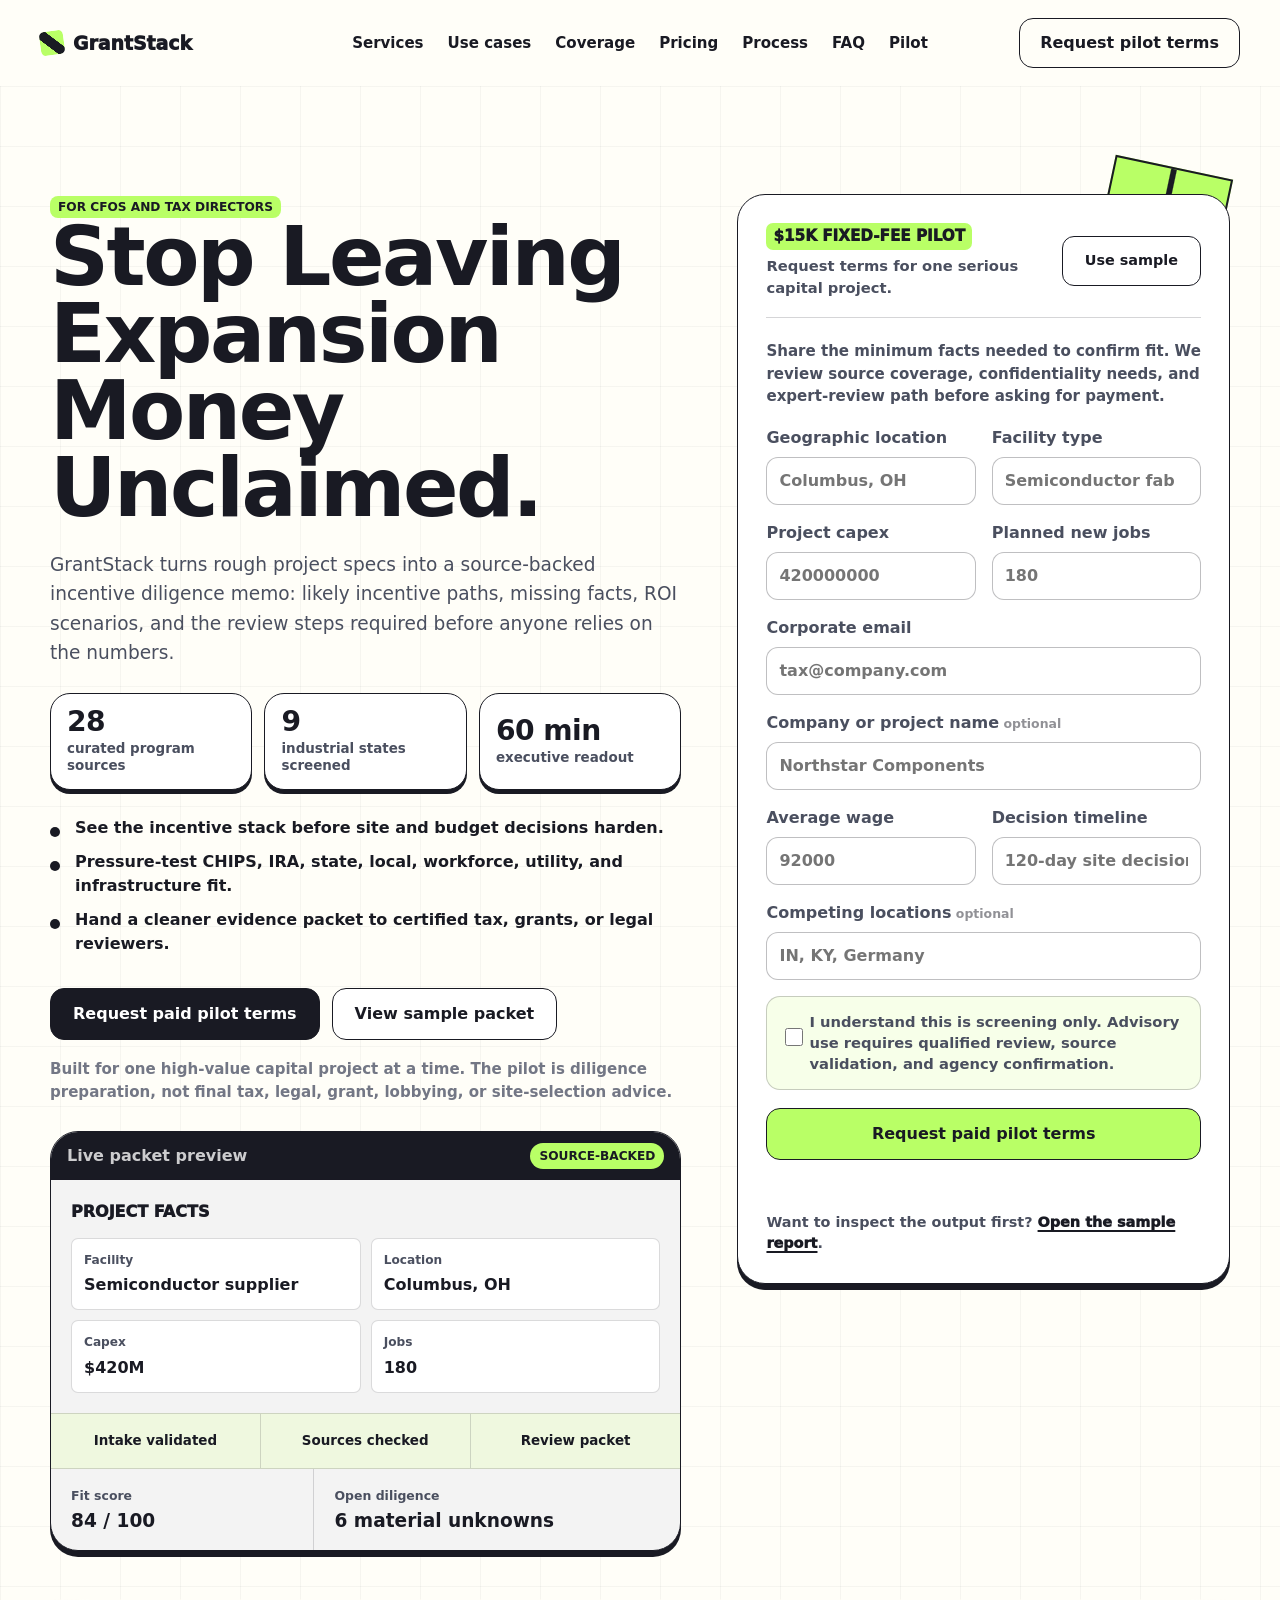
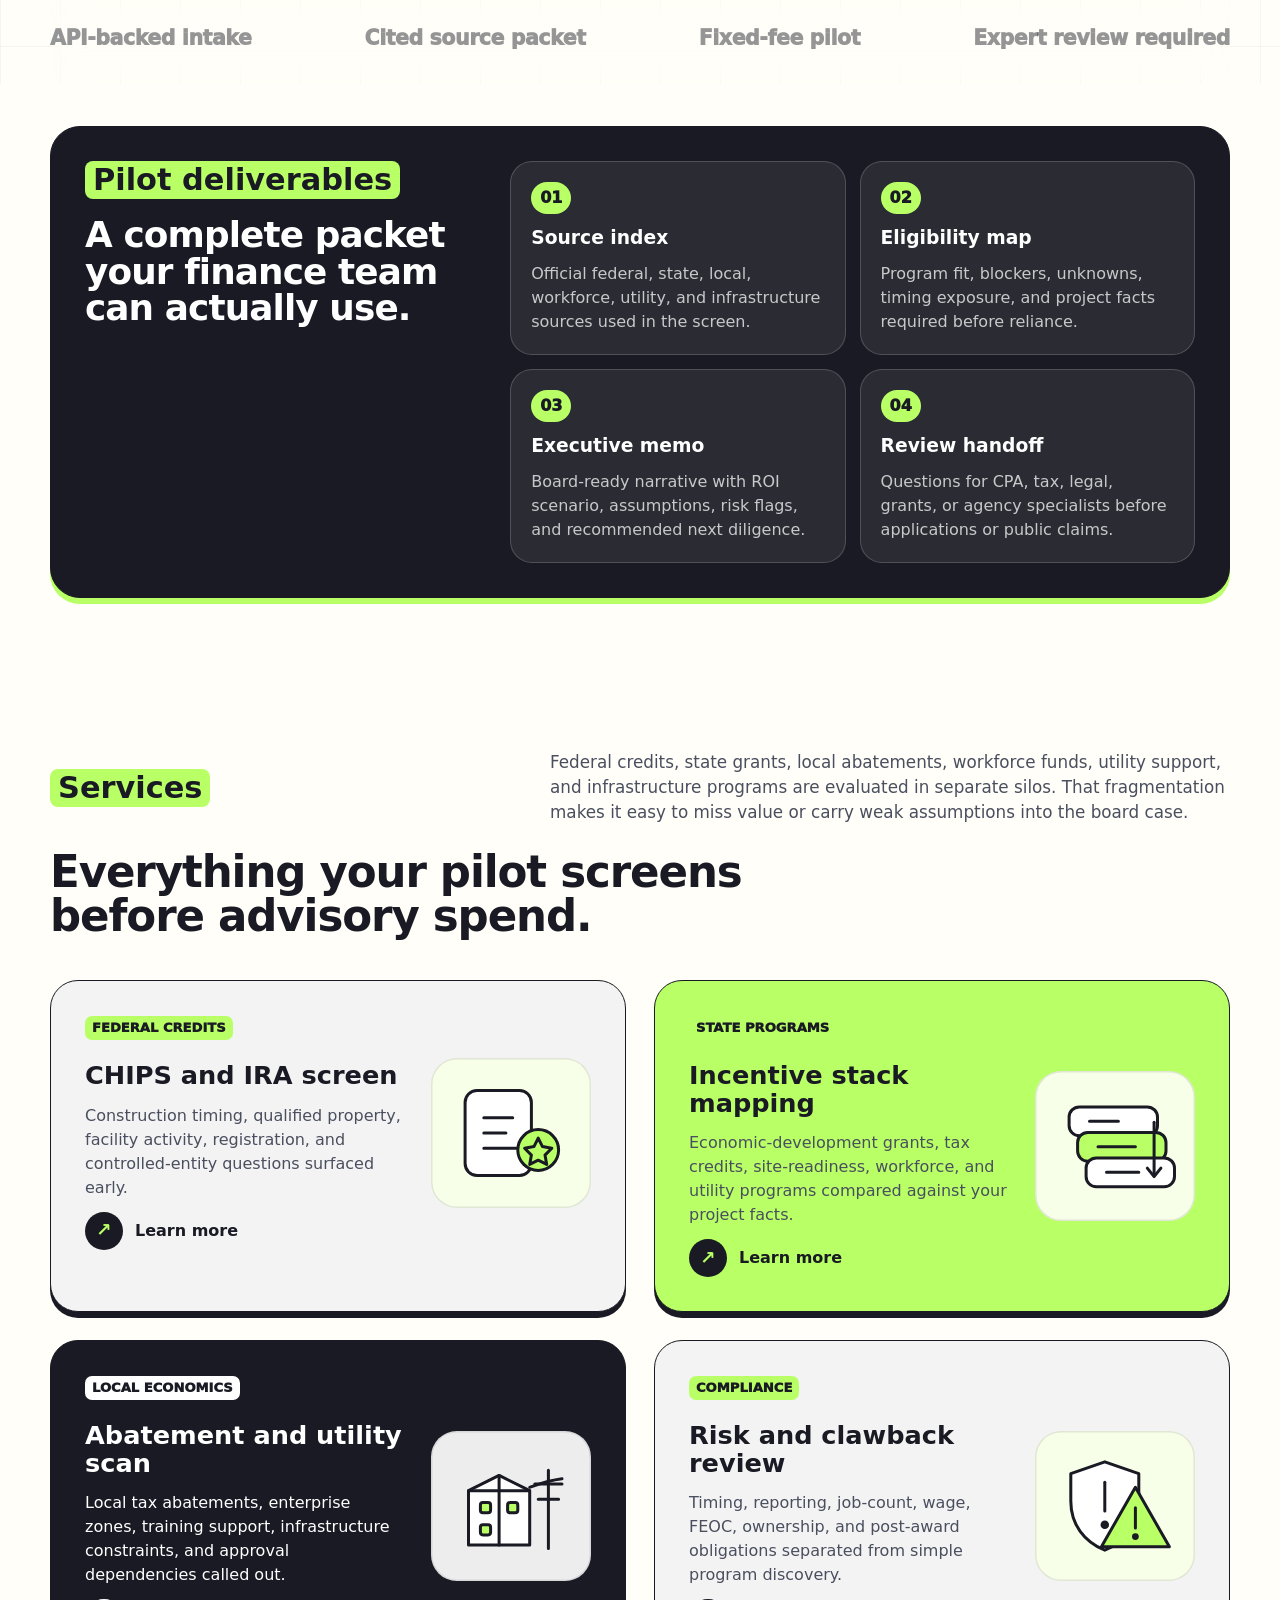
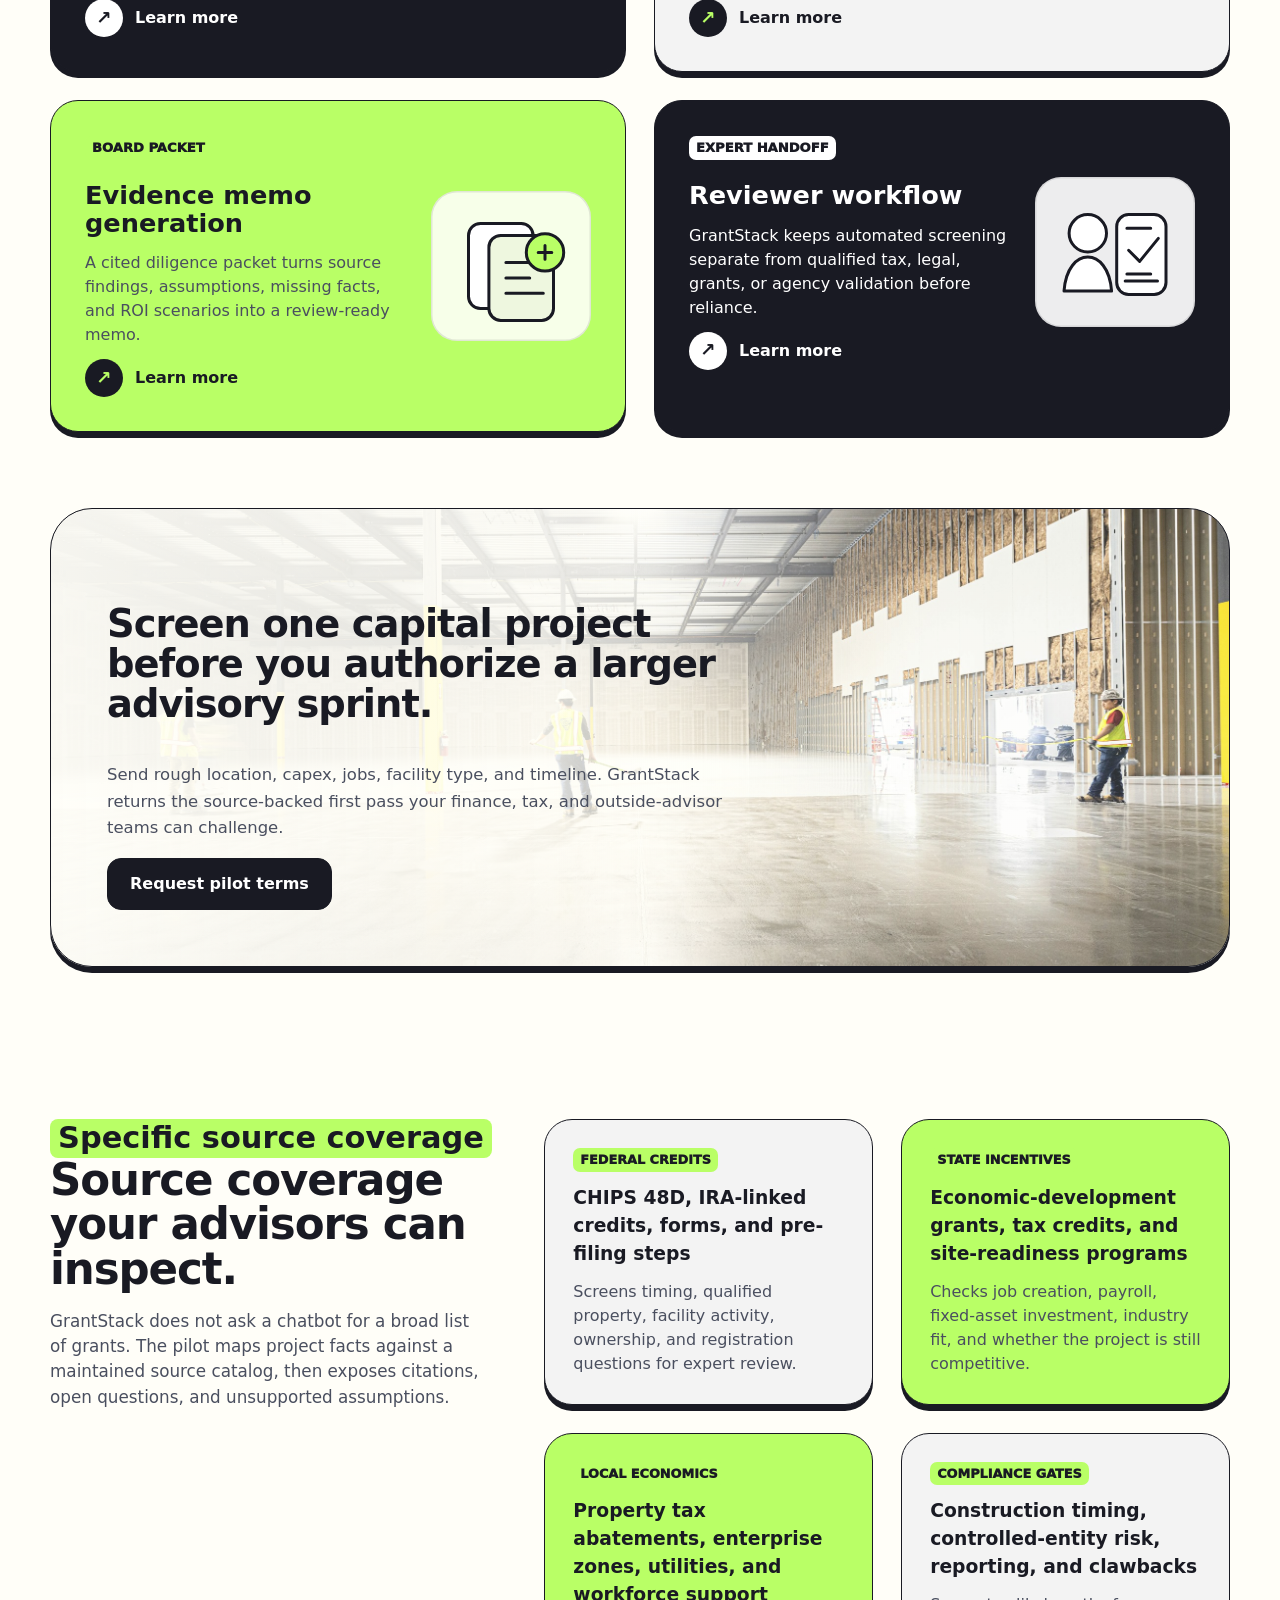
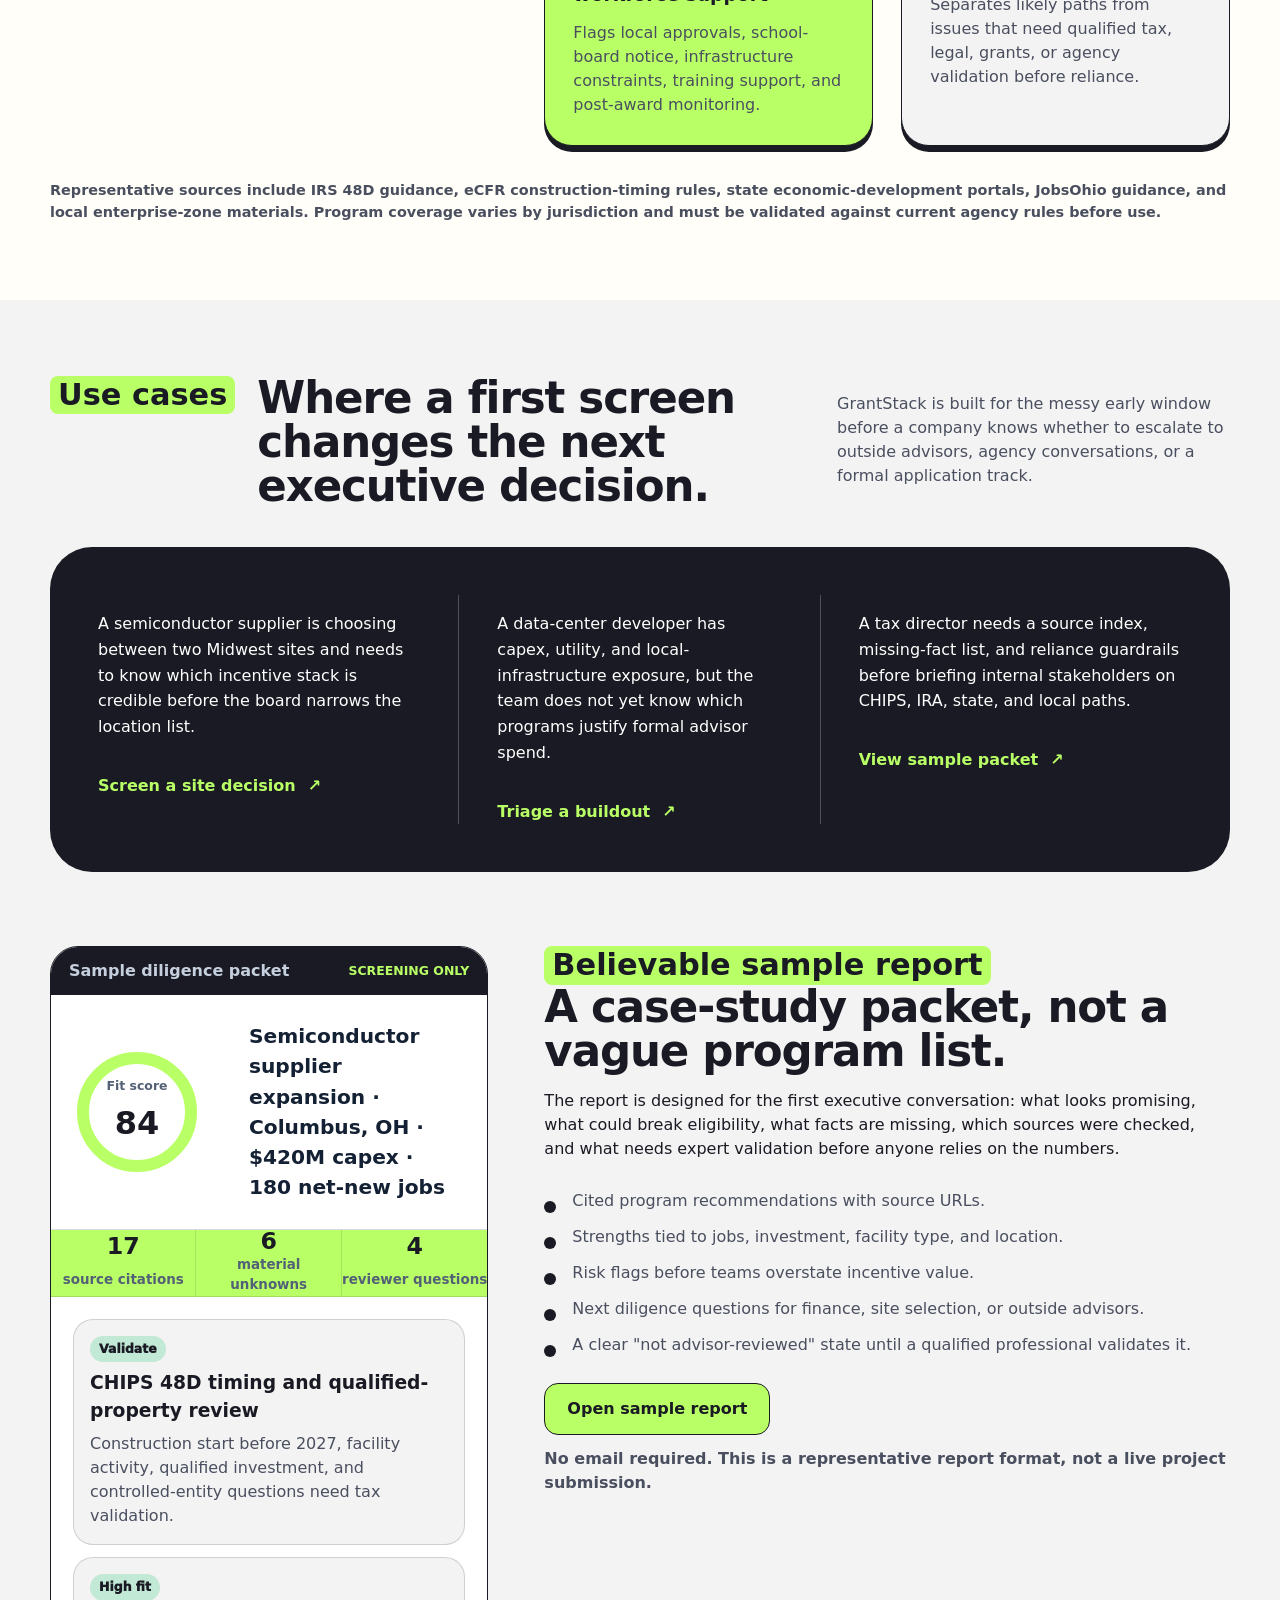
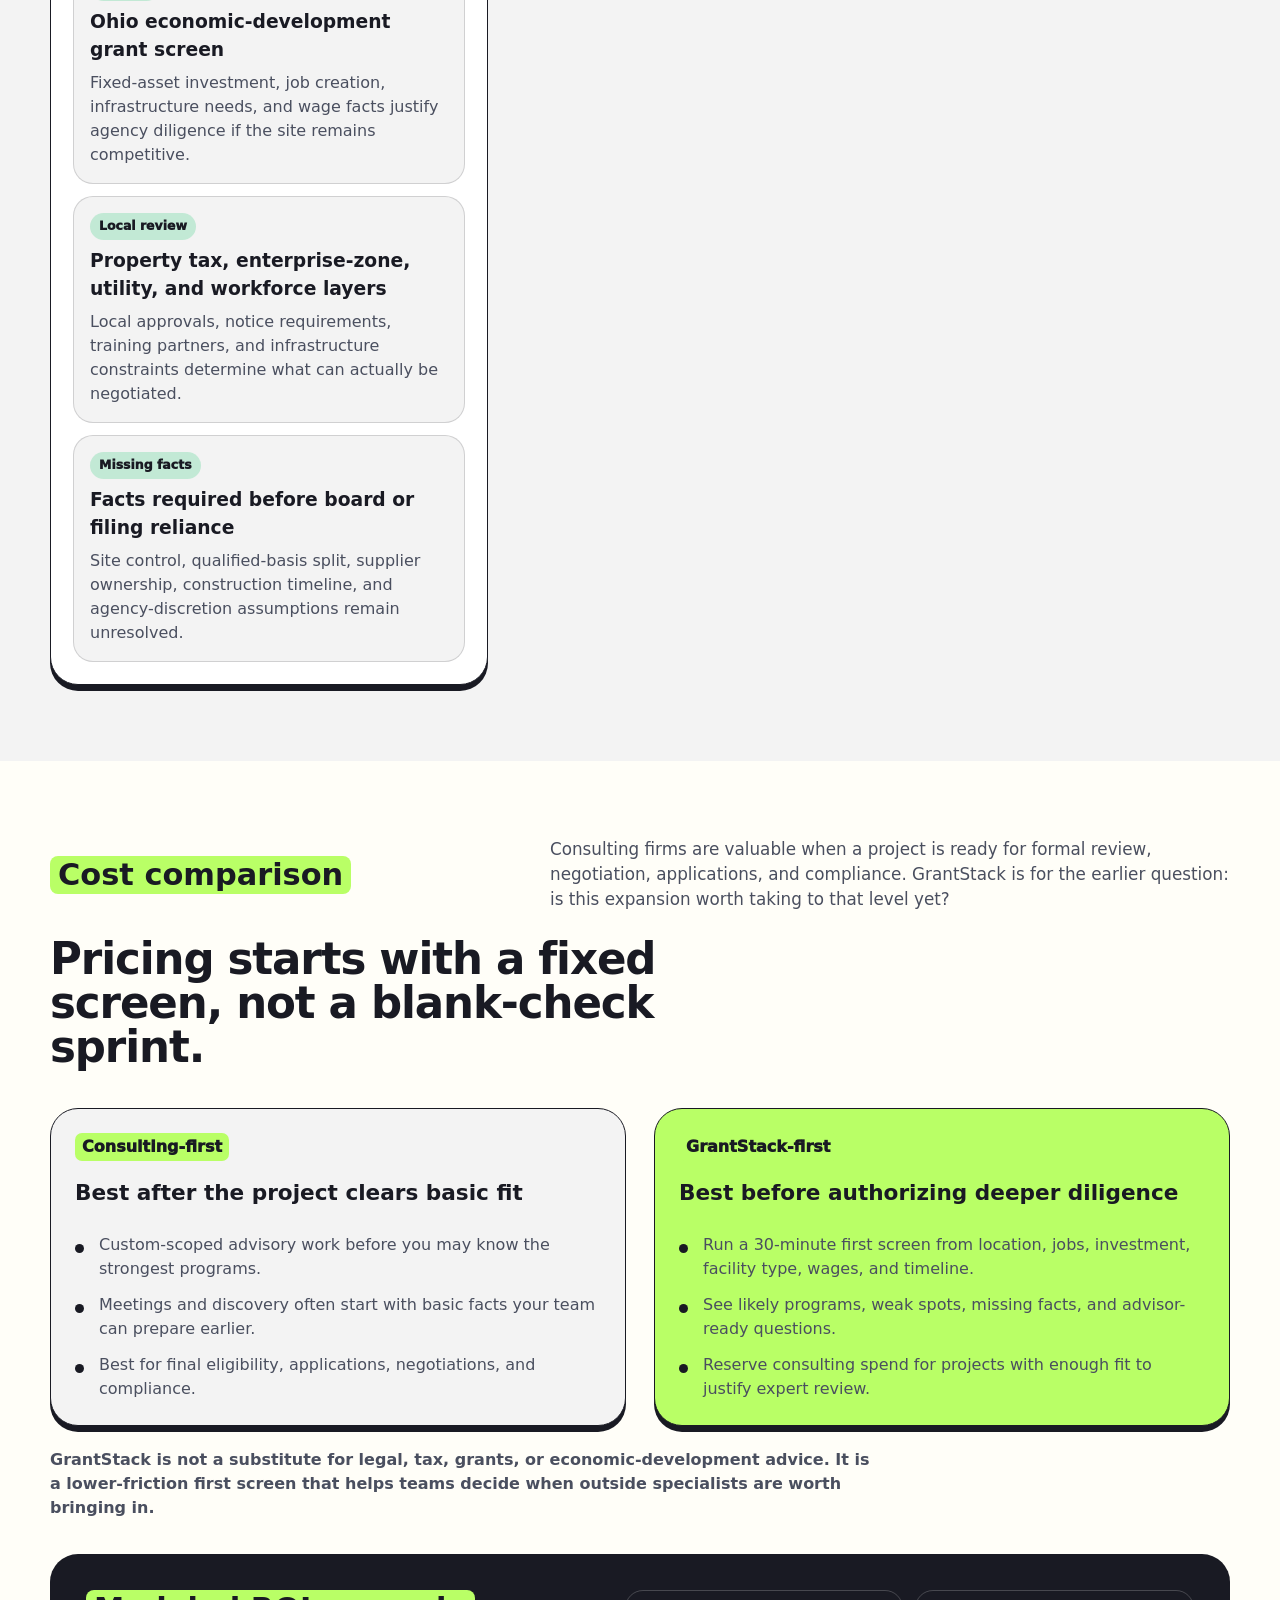
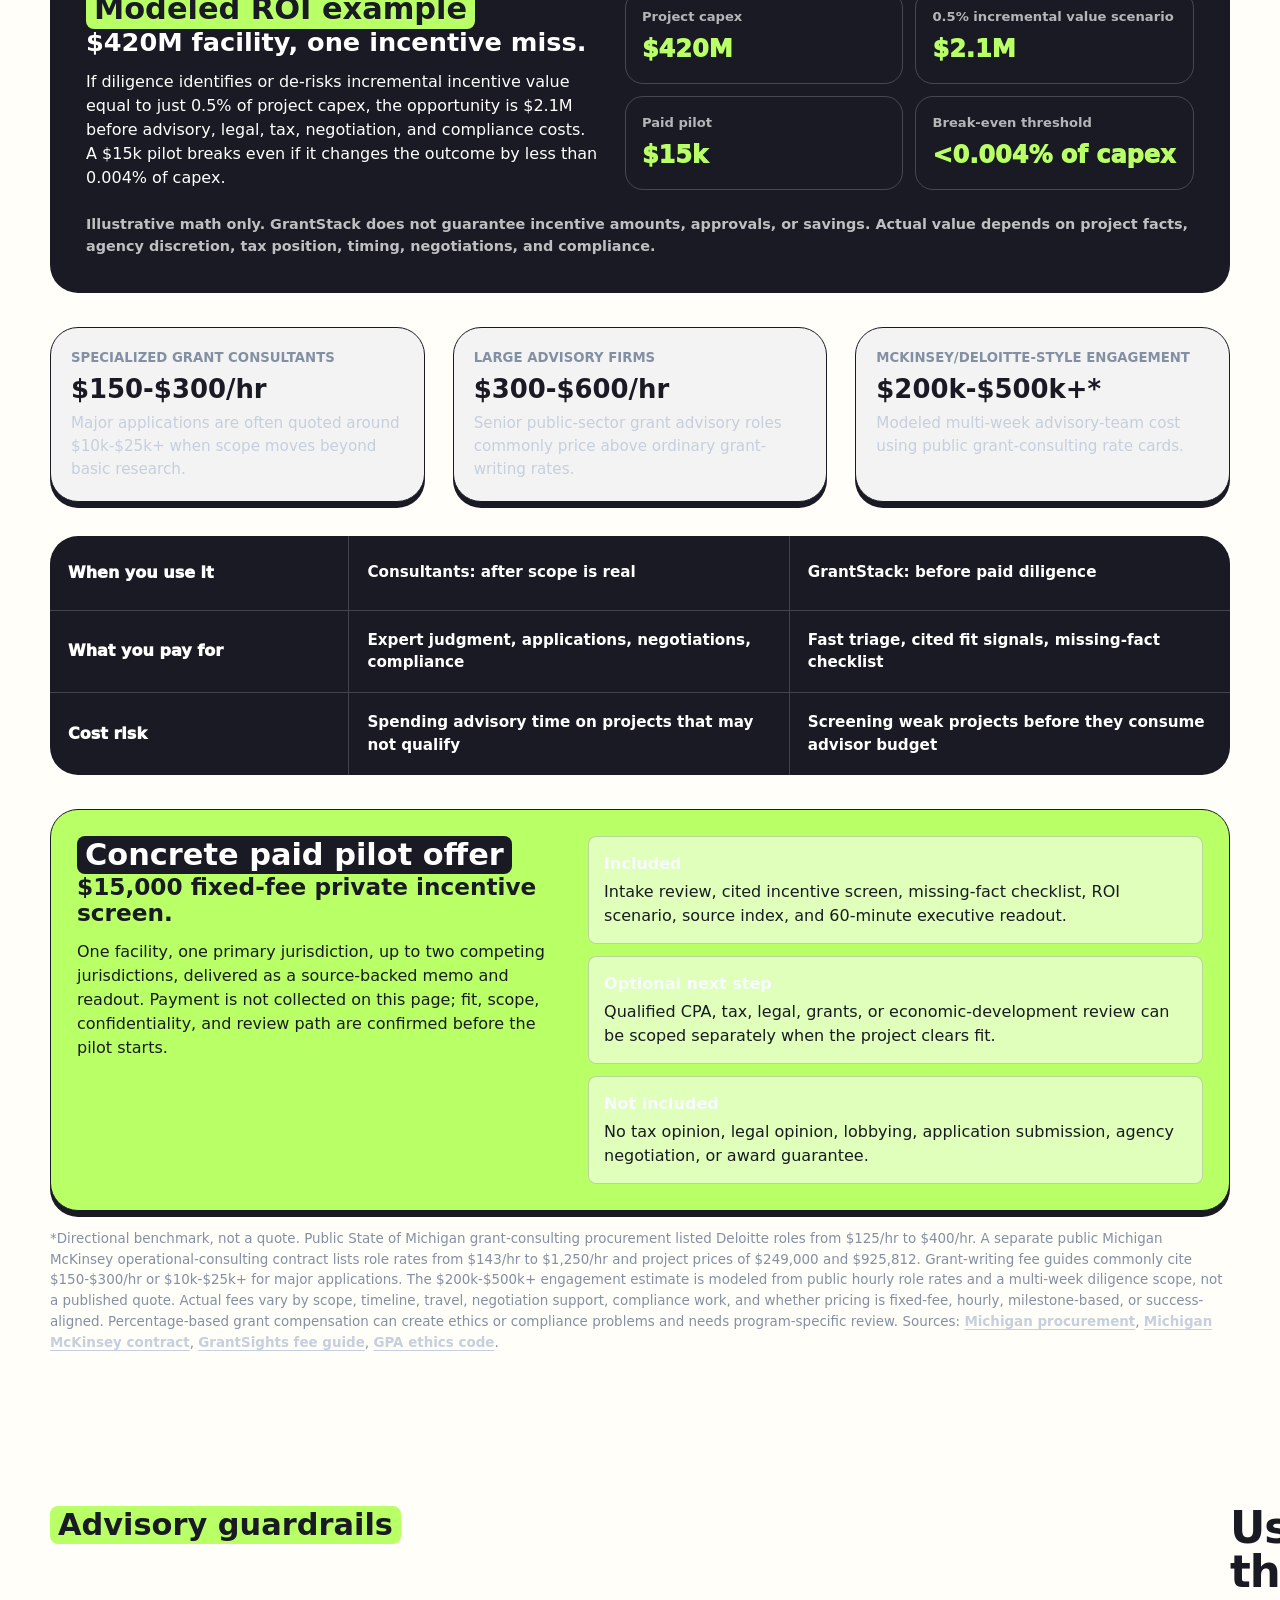
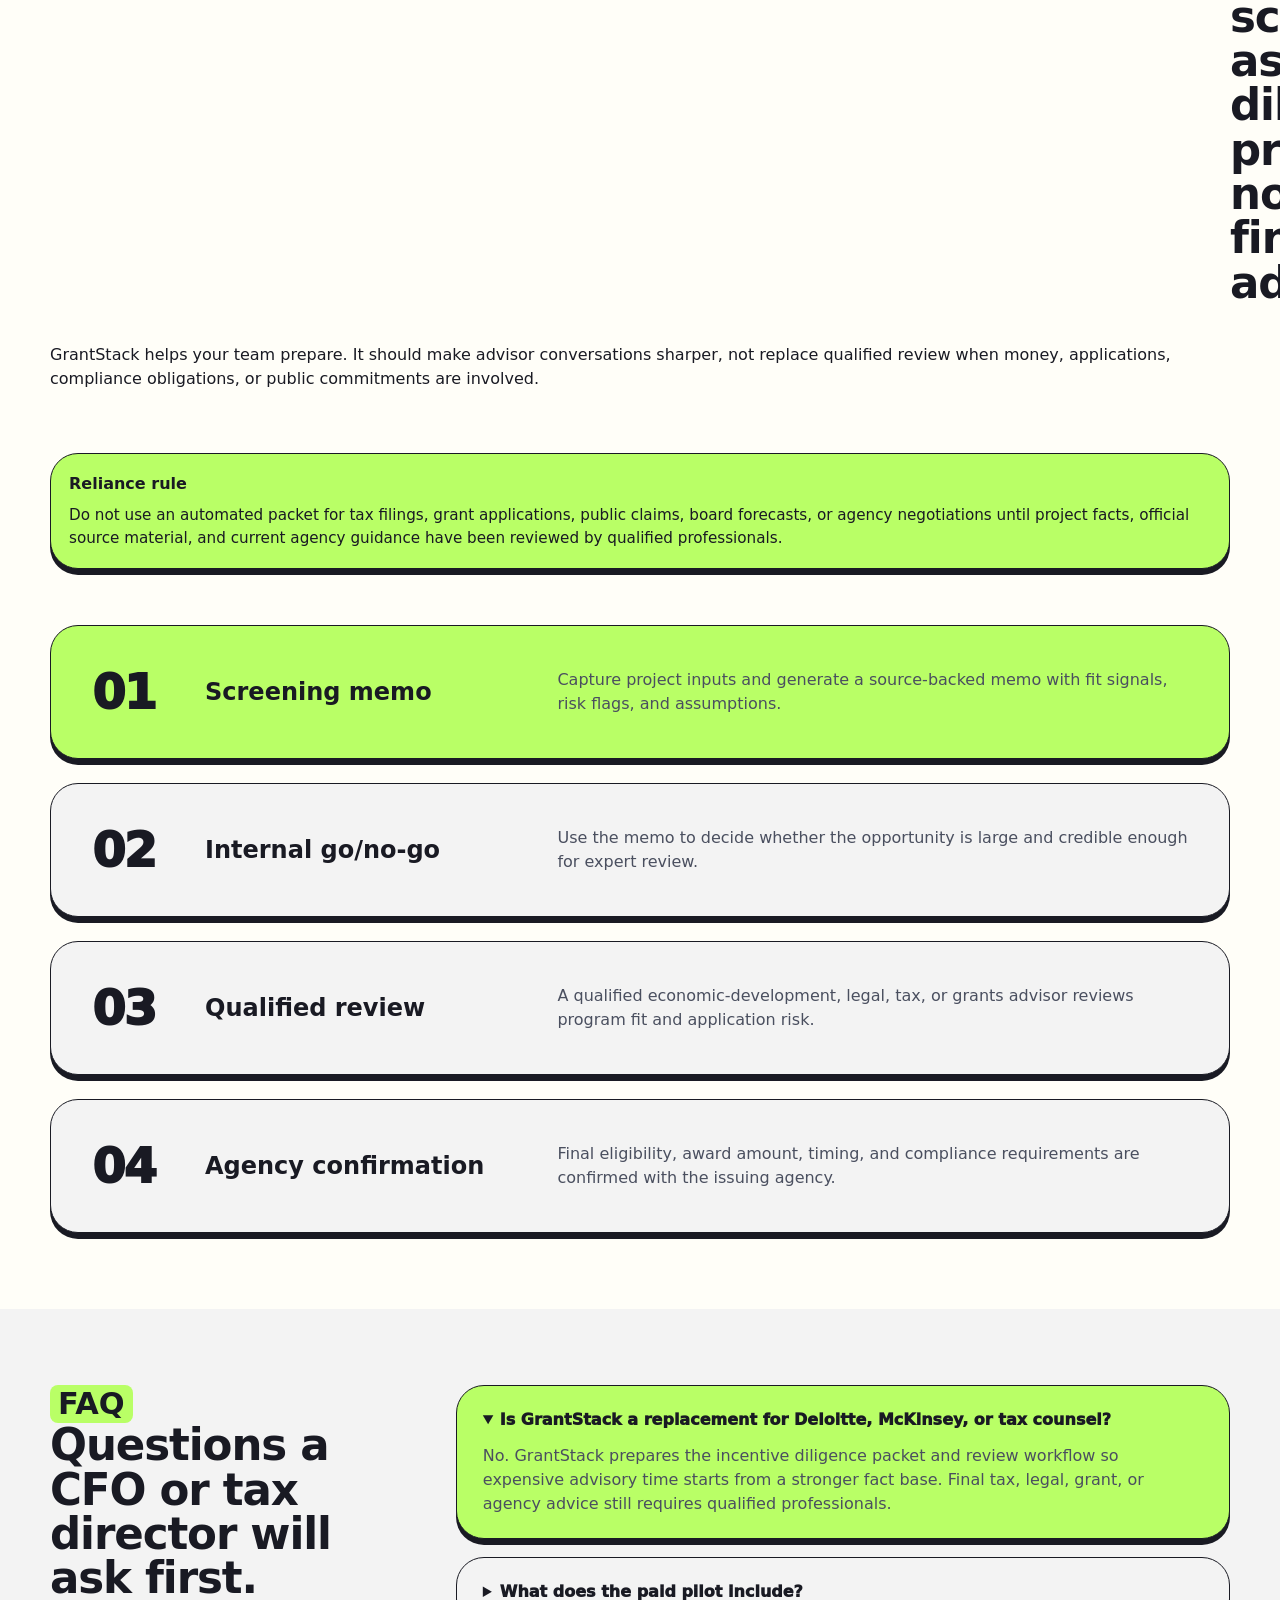
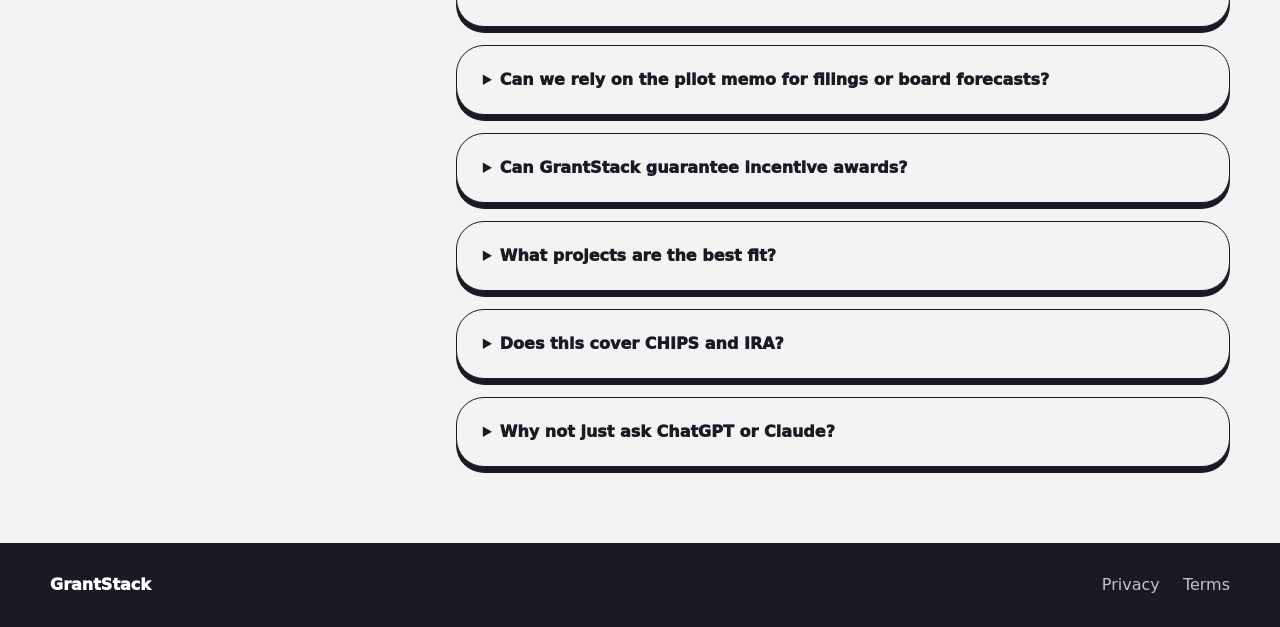
<file: grantstack-landing/index.html>
<!doctype html>
<html lang="en">
  <head>
    <meta charset="utf-8" />
    <meta name="viewport" content="width=device-width, initial-scale=1" />
    <meta
      name="description"
      content="GrantStack prepares source-backed incentive diligence packets for CFOs, tax directors, and capital-project teams evaluating CHIPS, IRA, state, and local incentives."
    />
    <title>GrantStack | Incentive Diligence for Capital Projects</title>
    <link rel="icon" href="favicon.svg" type="image/svg+xml" />
    <link rel="stylesheet" href="styles.css?v=landing-polish-20260711" />
  </head>
  <body class="landing-positivus">
    <header class="site-header" aria-label="Primary navigation">
      <a class="brand" href="#top" aria-label="GrantStack home">
        <span>GrantStack</span>
      </a>
      <nav class="nav-links" aria-label="Main menu">
        <a href="#problem">Services</a>
        <a href="#output">Use cases</a>
        <a href="#coverage">Coverage</a>
        <a href="#cost">Pricing</a>
        <a href="#review">Process</a>
        <a href="#faq">FAQ</a>
        <a href="#intake">Pilot</a>
      </nav>
      <a class="nav-action" href="#intake" data-analytics-event="cta_click" data-analytics-label="nav_private_assessment">Request pilot terms</a>
    </header>

    <main id="top">
      <section class="hero" aria-labelledby="hero-title">
        <div class="section-inner hero-grid">
          <div class="hero-copy-block">
            <p class="eyebrow">For CFOs and tax directors</p>
            <h1 id="hero-title">
              <span>Stop Leaving</span>
              <span>Expansion</span>
              <span>Money</span>
              <span>Unclaimed.</span>
            </h1>
            <p class="hero-copy">
              GrantStack turns rough project specs into a source-backed incentive diligence memo: likely incentive
              paths, missing facts, ROI scenarios, and the review steps required before anyone relies on the numbers.
            </p>
            <div class="hero-metrics" aria-label="GrantStack pilot proof points">
              <div>
                <strong>28</strong>
                <span>curated program sources</span>
              </div>
              <div>
                <strong>9</strong>
                <span>industrial states screened</span>
              </div>
              <div>
                <strong>60 min</strong>
                <span>executive readout</span>
              </div>
            </div>
            <ul class="hero-bullets" aria-label="GrantStack executive outcomes">
              <li>See the incentive stack before site and budget decisions harden.</li>
              <li>Pressure-test CHIPS, IRA, state, local, workforce, utility, and infrastructure fit.</li>
              <li>Hand a cleaner evidence packet to certified tax, grants, or legal reviewers.</li>
            </ul>
            <div class="hero-actions" aria-label="Primary actions">
              <a class="button button-primary" href="#intake" data-analytics-event="cta_click" data-analytics-label="hero_private_assessment">Request paid pilot terms</a>
              <a class="button button-secondary" href="report.html?sample=true" data-analytics-event="cta_click" data-analytics-label="hero_sample_report">View sample packet</a>
            </div>
            <p class="hero-note">
              Built for one high-value capital project at a time. The pilot is diligence preparation, not final tax,
              legal, grant, lobbying, or site-selection advice.
            </p>
          </div>

          <aside id="intake" class="hero-intake" aria-label="Request paid pilot terms">
            <form class="intake-form hero-intake-form" id="project-form">
              <div class="form-heading">
                <div>
                  <span>$15k fixed-fee pilot</span>
                  <strong>Request terms for one serious capital project.</strong>
                </div>
                <button
                  class="button button-secondary form-sample-button"
                  type="button"
                  id="fill-sample"
                  data-analytics-event="sample_inputs_click"
                  data-analytics-label="fill_sample_inputs"
                >
                  Use sample
                </button>
              </div>
              <p class="form-intro">
                Share the minimum facts needed to confirm fit. We review source coverage, confidentiality needs, and
                expert-review path before asking for payment.
              </p>
              <div class="field-grid compact-field-grid">
                <label>
                  <span>Geographic location</span>
                  <input name="location" autocomplete="address-level2" required placeholder="Columbus, OH" />
                </label>
                <label>
                  <span>Facility type</span>
                  <input name="facility_type" required placeholder="Semiconductor fab" />
                </label>
                <label>
                  <span>Project capex</span>
                  <input name="capex" type="number" min="1" step="1" required placeholder="420000000" />
                </label>
                <label>
                  <span>Planned new jobs</span>
                  <input name="jobs" type="number" min="0" step="1" required placeholder="180" />
                </label>
                <label class="full-field">
                  <span>Corporate email</span>
                  <input name="contact_email" type="email" autocomplete="email" required placeholder="tax@company.com" />
                </label>
                <label class="full-field optional-field">
                  <span>Company or project name</span>
                  <input name="company_name" autocomplete="organization" placeholder="Northstar Components" />
                </label>
                <label>
                  <span>Average wage</span>
                  <input name="average_wage" type="number" min="1" step="1" placeholder="92000" />
                </label>
                <label>
                  <span>Decision timeline</span>
                  <input name="project_timeline" placeholder="120-day site decision" />
                </label>
                <label class="full-field optional-field">
                  <span>Competing locations</span>
                  <input name="competing_locations" placeholder="IN, KY, Germany" />
                </label>
                <label class="ack-field full-field">
                  <input name="screening_acknowledgement" type="checkbox" required />
                  <span>
                    I understand this is screening only. Advisory use requires qualified review, source validation, and
                    agency confirmation.
                  </span>
                </label>
              </div>
              <button class="button button-primary submit-button" type="submit">Request paid pilot terms</button>
              <p class="form-status" id="form-status" role="status" aria-live="polite"></p>
              <p class="sample-path hero-sample-path">
                Want to inspect the output first?
                <a href="report.html?sample=true" data-analytics-event="cta_click" data-analytics-label="hero_form_sample_report">Open the sample report</a>.
              </p>
            </form>
          </aside>
          <aside class="hero-product" aria-label="GrantStack product snapshot">
            <div class="product-topline">
              <span>Live packet preview</span>
              <strong>source-backed</strong>
            </div>
            <div class="product-input">
              <p>Project facts</p>
              <dl>
                <div>
                  <dt>Facility</dt>
                  <dd>Semiconductor supplier</dd>
                </div>
                <div>
                  <dt>Location</dt>
                  <dd>Columbus, OH</dd>
                </div>
                <div>
                  <dt>Capex</dt>
                  <dd>$420M</dd>
                </div>
                <div>
                  <dt>Jobs</dt>
                  <dd>180</dd>
                </div>
              </dl>
            </div>
            <div class="pipeline-row" aria-label="Processing workflow">
              <span>Intake validated</span>
              <span>Sources checked</span>
              <span>Review packet</span>
            </div>
            <div class="product-output">
              <div>
                <span>Fit score</span>
                <strong>84 / 100</strong>
              </div>
              <div>
                <span>Open diligence</span>
                <strong>6 material unknowns</strong>
              </div>
            </div>
          </aside>
        </div>

        <div class="section-inner proof-rail" aria-label="Product proof points">
          <span>API-backed intake</span>
          <span>Cited source packet</span>
          <span>Fixed-fee pilot</span>
          <span>Expert review required</span>
        </div>
      </section>

      <section class="deliverables-section" aria-labelledby="deliverables-heading">
        <div class="section-inner deliverables-grid">
          <div>
            <p class="section-label">Pilot deliverables</p>
            <h2 id="deliverables-heading">A complete packet your finance team can actually use.</h2>
          </div>
          <div class="deliverable-list" aria-label="Paid pilot deliverables">
            <article>
              <span>01</span>
              <h3>Source index</h3>
              <p>Official federal, state, local, workforce, utility, and infrastructure sources used in the screen.</p>
            </article>
            <article>
              <span>02</span>
              <h3>Eligibility map</h3>
              <p>Program fit, blockers, unknowns, timing exposure, and project facts required before reliance.</p>
            </article>
            <article>
              <span>03</span>
              <h3>Executive memo</h3>
              <p>Board-ready narrative with ROI scenario, assumptions, risk flags, and recommended next diligence.</p>
            </article>
            <article>
              <span>04</span>
              <h3>Review handoff</h3>
              <p>Questions for CPA, tax, legal, grants, or agency specialists before applications or public claims.</p>
            </article>
          </div>
        </div>
      </section>

      <section id="problem" class="pas-section">
        <div class="section-inner">
          <div class="pas-heading">
            <p class="section-label">Services</p>
            <h2>Everything your pilot screens before advisory spend.</h2>
            <p>
              Federal credits, state grants, local abatements, workforce funds, utility support, and infrastructure
              programs are evaluated in separate silos. That fragmentation makes it easy to miss value or carry weak
              assumptions into the board case.
            </p>
          </div>
          <div class="pas-grid" aria-label="Problem agitation solution">
            <article>
              <div>
                <span>Federal credits</span>
                <h3>CHIPS and IRA screen</h3>
                <p>Construction timing, qualified property, facility activity, registration, and controlled-entity questions surfaced early.</p>
                <a class="learn-link" href="#coverage">Learn more</a>
              </div>
              <div class="service-art service-art-svg service-art-federal" aria-hidden="true">
                <svg viewBox="0 0 160 140" focusable="false">
                  <rect class="art-paper" x="26" y="20" width="78" height="100" rx="14" />
                  <path d="M48 52h34M48 70h26M48 88h38" />
                  <circle class="art-fill" cx="112" cy="90" r="24" />
                  <path d="m112 76 5 10 11 2-8 8 2 11-10-5-10 5 2-11-8-8 11-2Z" />
                </svg>
              </div>
            </article>
            <article>
              <div>
                <span>State programs</span>
                <h3>Incentive stack mapping</h3>
                <p>Economic-development grants, tax credits, site-readiness, workforce, and utility programs compared against your project facts.</p>
                <a class="learn-link" href="#coverage">Learn more</a>
              </div>
              <div class="service-art service-art-svg service-art-stack" aria-hidden="true">
                <svg viewBox="0 0 160 140" focusable="false">
                  <rect class="art-paper" x="26" y="24" width="104" height="34" rx="12" />
                  <rect class="art-fill" x="36" y="54" width="104" height="34" rx="12" />
                  <rect class="art-paper" x="46" y="84" width="104" height="34" rx="12" />
                  <path d="M50 41h34M60 71h44M70 101h38" />
                  <path d="M126 42v62" />
                  <path d="m118 96 8 10 8-10" />
                </svg>
              </div>
            </article>
            <article>
              <div>
                <span>Local economics</span>
                <h3>Abatement and utility scan</h3>
                <p>Local tax abatements, enterprise zones, training support, infrastructure constraints, and approval dependencies called out.</p>
                <a class="learn-link" href="#coverage">Learn more</a>
              </div>
              <div class="service-art service-art-svg service-art-local" aria-hidden="true">
                <svg viewBox="0 0 160 140" focusable="false">
                  <path class="art-paper" d="M30 116V52l36-18 36 18v64Z" />
                  <path d="M30 52h72M66 34v82" />
                  <rect class="art-fill" x="44" y="66" width="12" height="12" rx="3" />
                  <rect class="art-fill" x="76" y="66" width="12" height="12" rx="3" />
                  <rect class="art-fill" x="44" y="92" width="12" height="12" rx="3" />
                  <path d="M124 28v92M108 44h32M112 62h24" />
                  <path d="M102 48c14-5 22-8 38-10" />
                </svg>
              </div>
            </article>
            <article>
              <div>
                <span>Compliance</span>
                <h3>Risk and clawback review</h3>
                <p>Timing, reporting, job-count, wage, FEOC, ownership, and post-award obligations separated from simple program discovery.</p>
                <a class="learn-link" href="#review">Learn more</a>
              </div>
              <div class="service-art service-art-svg service-art-risk" aria-hidden="true">
                <svg viewBox="0 0 160 140" focusable="false">
                  <path class="art-paper" d="M68 18 108 32v32c0 28-16 48-40 58-24-10-40-30-40-58V32Z" />
                  <path d="M68 42v34" />
                  <circle cx="68" cy="92" r="5" />
                  <path class="art-fill" d="M104 48 144 118H64Z" />
                  <path d="M104 72v24" />
                  <circle cx="104" cy="106" r="4" />
                </svg>
              </div>
            </article>
            <article>
              <div>
                <span>Board packet</span>
                <h3>Evidence memo generation</h3>
                <p>A cited diligence packet turns source findings, assumptions, missing facts, and ROI scenarios into a review-ready memo.</p>
                <a class="learn-link" href="#output">Learn more</a>
              </div>
              <div class="service-art service-art-svg service-art-memo" aria-hidden="true">
                <svg viewBox="0 0 160 140" focusable="false">
                  <rect class="art-paper" x="30" y="20" width="76" height="100" rx="14" />
                  <rect class="art-paper muted-paper" x="54" y="34" width="76" height="100" rx="14" />
                  <path d="M74 66h36M74 84h28M74 102h44" />
                  <circle class="art-fill" cx="120" cy="54" r="22" />
                  <path d="M112 54h16M120 46v16" />
                </svg>
              </div>
            </article>
            <article>
              <div>
                <span>Expert handoff</span>
                <h3>Reviewer workflow</h3>
                <p>GrantStack keeps automated screening separate from qualified tax, legal, grants, or agency validation before reliance.</p>
                <a class="learn-link" href="#review">Learn more</a>
              </div>
              <div class="service-art service-art-svg service-art-review" aria-hidden="true">
                <svg viewBox="0 0 160 140" focusable="false">
                  <circle class="art-paper" cx="48" cy="48" r="22" />
                  <path class="art-paper" d="M20 116c2-27 15-40 28-40s26 13 28 40Z" />
                  <rect class="art-paper" x="82" y="26" width="58" height="94" rx="14" />
                  <path d="m96 68 13 13 22-27" />
                  <path class="art-fill" d="M92 104h38" />
                  <path d="M94 42h28M94 96h28" />
                </svg>
              </div>
            </article>
          </div>
          <div class="make-happen-card">
            <div>
              <h3>Screen one capital project before you authorize a larger advisory sprint.</h3>
              <p>
                Send rough location, capex, jobs, facility type, and timeline. GrantStack returns the source-backed first
                pass your finance, tax, and outside-advisor teams can challenge.
              </p>
              <a class="button button-primary" href="#intake" data-analytics-event="cta_click" data-analytics-label="services_make_happen">Request pilot terms</a>
            </div>
          </div>
        </div>
      </section>

      <section id="coverage" class="coverage-section">
        <div class="section-inner coverage-layout">
          <div class="section-copy">
            <p class="section-label">Specific source coverage</p>
            <h2>Source coverage your advisors can inspect.</h2>
            <p>
              GrantStack does not ask a chatbot for a broad list of grants. The pilot maps project facts against a
              maintained source catalog, then exposes citations, open questions, and unsupported assumptions.
            </p>
          </div>
          <div class="coverage-grid" aria-label="GrantStack source coverage">
            <article>
              <span>Federal credits</span>
              <h3>CHIPS 48D, IRA-linked credits, forms, and pre-filing steps</h3>
              <p>Screens timing, qualified property, facility activity, ownership, and registration questions for expert review.</p>
            </article>
            <article>
              <span>State incentives</span>
              <h3>Economic-development grants, tax credits, and site-readiness programs</h3>
              <p>Checks job creation, payroll, fixed-asset investment, industry fit, and whether the project is still competitive.</p>
            </article>
            <article>
              <span>Local economics</span>
              <h3>Property tax abatements, enterprise zones, utilities, and workforce support</h3>
              <p>Flags local approvals, school-board notice, infrastructure constraints, training support, and post-award monitoring.</p>
            </article>
            <article>
              <span>Compliance gates</span>
              <h3>Construction timing, controlled-entity risk, reporting, and clawbacks</h3>
              <p>Separates likely paths from issues that need qualified tax, legal, grants, or agency validation before reliance.</p>
            </article>
          </div>
          <p class="coverage-note">
            Representative sources include IRS 48D guidance, eCFR construction-timing rules, state economic-development
            portals, JobsOhio guidance, and local enterprise-zone materials. Program coverage varies by jurisdiction and
            must be validated against current agency rules before use.
          </p>
        </div>
      </section>

      <section id="output" class="output-section">
        <div class="section-inner case-heading">
          <p class="section-label">Use cases</p>
          <h2>Where a first screen changes the next executive decision.</h2>
          <p>
            GrantStack is built for the messy early window before a company knows whether to escalate to outside
            advisors, agency conversations, or a formal application track.
          </p>
        </div>
        <div class="section-inner case-study-band" aria-label="GrantStack use cases">
          <article>
            <p>
              A semiconductor supplier is choosing between two Midwest sites and needs to know which incentive stack is
              credible before the board narrows the location list.
            </p>
            <a href="#intake" data-analytics-event="cta_click" data-analytics-label="case_site_selection">Screen a site decision</a>
          </article>
          <article>
            <p>
              A data-center developer has capex, utility, and local-infrastructure exposure, but the team does not yet
              know which programs justify formal advisor spend.
            </p>
            <a href="#intake" data-analytics-event="cta_click" data-analytics-label="case_data_center">Triage a buildout</a>
          </article>
          <article>
            <p>
              A tax director needs a source index, missing-fact list, and reliance guardrails before briefing internal
              stakeholders on CHIPS, IRA, state, and local paths.
            </p>
            <a href="report.html?sample=true" data-analytics-event="cta_click" data-analytics-label="case_sample_packet">View sample packet</a>
          </article>
        </div>
        <div class="section-inner output-layout">
          <div class="report-preview" aria-label="Sample GrantStack report">
            <div class="preview-header">
              <span>Sample diligence packet</span>
              <strong>SCREENING ONLY</strong>
            </div>
            <div class="score-row">
              <div>
                <span>Fit score</span>
                <strong>84</strong>
              </div>
              <p>Semiconductor supplier expansion · Columbus, OH · $420M capex · 180 net-new jobs</p>
            </div>
            <div class="preview-meta-grid">
              <span><strong>17</strong> source citations</span>
              <span><strong>6</strong> material unknowns</span>
              <span><strong>4</strong> reviewer questions</span>
            </div>
            <div class="recommendation-list">
              <article>
                <span>Validate</span>
                <h3>CHIPS 48D timing and qualified-property review</h3>
                <p>Construction start before 2027, facility activity, qualified investment, and controlled-entity questions need tax validation.</p>
              </article>
              <article>
                <span>High fit</span>
                <h3>Ohio economic-development grant screen</h3>
                <p>Fixed-asset investment, job creation, infrastructure needs, and wage facts justify agency diligence if the site remains competitive.</p>
              </article>
              <article>
                <span>Local review</span>
                <h3>Property tax, enterprise-zone, utility, and workforce layers</h3>
                <p>Local approvals, notice requirements, training partners, and infrastructure constraints determine what can actually be negotiated.</p>
              </article>
              <article>
                <span>Missing facts</span>
                <h3>Facts required before board or filing reliance</h3>
                <p>Site control, qualified-basis split, supplier ownership, construction timeline, and agency-discretion assumptions remain unresolved.</p>
              </article>
            </div>
          </div>
          <div class="section-copy">
            <p class="section-label">Believable sample report</p>
            <h2>A case-study packet, not a vague program list.</h2>
            <p>
              The report is designed for the first executive conversation: what looks promising, what could break
              eligibility, what facts are missing, which sources were checked, and what needs expert validation before
              anyone relies on the numbers.
            </p>
            <ul class="check-list">
              <li>Cited program recommendations with source URLs.</li>
              <li>Strengths tied to jobs, investment, facility type, and location.</li>
              <li>Risk flags before teams overstate incentive value.</li>
              <li>Next diligence questions for finance, site selection, or outside advisors.</li>
              <li>A clear "not advisor-reviewed" state until a qualified professional validates it.</li>
            </ul>
            <div class="sample-actions">
              <a class="button button-secondary" href="report.html?sample=true" data-analytics-event="cta_click" data-analytics-label="output_open_sample_report">Open sample report</a>
              <span>No email required. This is a representative report format, not a live project submission.</span>
            </div>
          </div>
        </div>
      </section>

      <section id="cost" class="cost-section">
        <div class="section-inner">
          <div class="cost-heading">
            <p class="section-label">Cost comparison</p>
            <h2>Pricing starts with a fixed screen, not a blank-check sprint.</h2>
            <p>
              Consulting firms are valuable when a project is ready for formal review, negotiation, applications, and
              compliance. GrantStack is for the earlier question: is this expansion worth taking to that level yet?
            </p>
          </div>
          <div class="cost-comparison-grid">
            <article class="cost-card">
              <span>Consulting-first</span>
              <h3>Best after the project clears basic fit</h3>
              <ul>
                <li>Custom-scoped advisory work before you may know the strongest programs.</li>
                <li>Meetings and discovery often start with basic facts your team can prepare earlier.</li>
                <li>Best for final eligibility, applications, negotiations, and compliance.</li>
              </ul>
            </article>
            <article class="cost-card cost-card-featured">
              <span>GrantStack-first</span>
              <h3>Best before authorizing deeper diligence</h3>
              <ul>
                <li>Run a 30-minute first screen from location, jobs, investment, facility type, wages, and timeline.</li>
                <li>See likely programs, weak spots, missing facts, and advisor-ready questions.</li>
                <li>Reserve consulting spend for projects with enough fit to justify expert review.</li>
              </ul>
            </article>
          </div>
          <p class="cost-note">
            GrantStack is not a substitute for legal, tax, grants, or economic-development advice. It is a lower-friction
            first screen that helps teams decide when outside specialists are worth bringing in.
          </p>
          <div class="roi-example" aria-label="Modeled ROI example">
            <div>
              <p class="section-label">Modeled ROI example</p>
              <h3>$420M facility, one incentive miss.</h3>
              <p>
                If diligence identifies or de-risks incremental incentive value equal to just 0.5% of project capex,
                the opportunity is $2.1M before advisory, legal, tax, negotiation, and compliance costs. A $15k pilot
                breaks even if it changes the outcome by less than 0.004% of capex.
              </p>
            </div>
            <dl>
              <div>
                <dt>Project capex</dt>
                <dd>$420M</dd>
              </div>
              <div>
                <dt>0.5% incremental value scenario</dt>
                <dd>$2.1M</dd>
              </div>
              <div>
                <dt>Paid pilot</dt>
                <dd>$15k</dd>
              </div>
              <div>
                <dt>Break-even threshold</dt>
                <dd>&lt;0.004% of capex</dd>
              </div>
            </dl>
            <p>
              Illustrative math only. GrantStack does not guarantee incentive amounts, approvals, or savings.
              Actual value depends on project facts, agency discretion, tax position, timing, negotiations, and compliance.
            </p>
          </div>
          <div class="cost-benchmarks" aria-label="Typical consulting cost benchmarks">
            <article>
              <span>Specialized grant consultants</span>
              <strong>$150-$300/hr</strong>
              <p>Major applications are often quoted around $10k-$25k+ when scope moves beyond basic research.</p>
            </article>
            <article>
              <span>Large advisory firms</span>
              <strong>$300-$600/hr</strong>
              <p>Senior public-sector grant advisory roles commonly price above ordinary grant-writing rates.</p>
            </article>
            <article>
              <span>McKinsey/Deloitte-style engagement</span>
              <strong>$200k-$500k+*</strong>
              <p>Modeled multi-week advisory-team cost using public grant-consulting rate cards.</p>
            </article>
          </div>
          <div class="cost-rows" aria-label="Consulting firm cost comparison">
            <div>
              <span>When you use it</span>
              <strong>Consultants: after scope is real</strong>
              <strong>GrantStack: before paid diligence</strong>
            </div>
            <div>
              <span>What you pay for</span>
              <strong>Expert judgment, applications, negotiations, compliance</strong>
              <strong>Fast triage, cited fit signals, missing-fact checklist</strong>
            </div>
            <div>
              <span>Cost risk</span>
              <strong>Spending advisory time on projects that may not qualify</strong>
              <strong>Screening weak projects before they consume advisor budget</strong>
            </div>
          </div>
          <div id="pilot" class="pricing-model" aria-label="Paid pilot offer">
            <div>
              <p class="section-label">Concrete paid pilot offer</p>
              <h3>$15,000 fixed-fee private incentive screen.</h3>
              <p>
                One facility, one primary jurisdiction, up to two competing jurisdictions, delivered as a source-backed
                memo and readout. Payment is not collected on this page; fit, scope, confidentiality, and review path are
                confirmed before the pilot starts.
              </p>
            </div>
            <ul>
              <li>
                <strong>Included</strong>
                Intake review, cited incentive screen, missing-fact checklist, ROI scenario, source index, and 60-minute
                executive readout.
              </li>
              <li>
                <strong>Optional next step</strong>
                Qualified CPA, tax, legal, grants, or economic-development review can be scoped separately when the
                project clears fit.
              </li>
              <li>
                <strong>Not included</strong>
                No tax opinion, legal opinion, lobbying, application submission, agency negotiation, or award guarantee.
              </li>
            </ul>
          </div>
          <p class="cost-footnote">
            *Directional benchmark, not a quote. Public State of Michigan grant-consulting procurement listed Deloitte
            roles from $125/hr to $400/hr. A separate public Michigan McKinsey operational-consulting contract lists
            role rates from $143/hr to $1,250/hr and project prices of $249,000 and $925,812. Grant-writing fee guides
            commonly cite $150-$300/hr or $10k-$25k+ for major applications. The $200k-$500k+ engagement estimate is
            modeled from public hourly role rates and a multi-week diligence scope, not a published quote. Actual fees
            vary by scope, timeline, travel, negotiation support, compliance work, and whether pricing is fixed-fee,
            hourly, milestone-based, or success-aligned. Percentage-based grant compensation can create ethics or
            compliance problems and needs program-specific review. Sources:
            <a href="https://www.michigan.gov/dtmb/-/media/Project/Websites/dtmb/Procurement/Bid-Proposal-Documents/30000001420-Statewide-Grant-Consulting-Services/Award-Letter-and-Synopsis---RFP-230000001420.pdf" rel="noopener">Michigan procurement</a>,
            <a href="https://www.michigan.gov/dtmb/-/media/Project/Websites/dtmb/Procurement/Contracts/MiDEAL/002/250000000446.pdf?hash=EABC0C3C56D3E8EE36724DD239E0135E&rev=903a0829a63e4a8fa49572d07b9732dd" rel="noopener">Michigan McKinsey contract</a>,
            <a href="https://grantsights.com/blog/how-to-hire-a-grant-writer" rel="noopener">GrantSights fee guide</a>,
            <a href="https://grantprofessionals.org/resource/resmgr/about/ethics/GPA_CodeOfEthics.pdf" rel="noopener">GPA ethics code</a>.
          </p>
        </div>
      </section>

      <section id="review" class="review-section">
        <div class="section-inner review-layout">
          <div class="section-copy">
            <p class="section-label">Advisory guardrails</p>
            <h2>Use the screen as diligence preparation, not final advice.</h2>
            <p>
              GrantStack helps your team prepare. It should make advisor conversations sharper, not replace qualified
              review when money, applications, compliance obligations, or public commitments are involved.
            </p>
            <div class="review-gate">
              <strong>Reliance rule</strong>
              <p>
                Do not use an automated packet for tax filings, grant applications, public claims, board forecasts, or
                agency negotiations until project facts, official source material, and current agency guidance have been
                reviewed by qualified professionals.
              </p>
            </div>
          </div>
          <div class="review-steps" aria-label="Paid advisory review workflow">
            <article>
              <span>01</span>
              <h3>Screening memo</h3>
              <p>Capture project inputs and generate a source-backed memo with fit signals, risk flags, and assumptions.</p>
            </article>
            <article>
              <span>02</span>
              <h3>Internal go/no-go</h3>
              <p>Use the memo to decide whether the opportunity is large and credible enough for expert review.</p>
            </article>
            <article>
              <span>03</span>
              <h3>Qualified review</h3>
              <p>A qualified economic-development, legal, tax, or grants advisor reviews program fit and application risk.</p>
            </article>
            <article>
              <span>04</span>
              <h3>Agency confirmation</h3>
              <p>Final eligibility, award amount, timing, and compliance requirements are confirmed with the issuing agency.</p>
            </article>
          </div>
        </div>
      </section>

      <section id="faq" class="faq-section">
        <div class="section-inner faq-layout">
          <div class="section-copy">
            <p class="section-label">FAQ</p>
            <h2>Questions a CFO or tax director will ask first.</h2>
          </div>
          <div class="faq-list">
            <details open>
              <summary>Is GrantStack a replacement for Deloitte, McKinsey, or tax counsel?</summary>
              <p>No. GrantStack prepares the incentive diligence packet and review workflow so expensive advisory time starts from a stronger fact base. Final tax, legal, grant, or agency advice still requires qualified professionals.</p>
            </details>
            <details>
              <summary>What does the paid pilot include?</summary>
              <p>A fixed-fee source-backed screen for one project: cited program paths, missing facts, ROI scenario, risk flags, source index, and a 60-minute executive readout. Expert review, applications, and negotiation are separate scopes.</p>
            </details>
            <details>
              <summary>Can we rely on the pilot memo for filings or board forecasts?</summary>
              <p>No. The pilot memo is diligence preparation. It should be reviewed by qualified tax, legal, grants, or economic-development professionals before use in filings, forecasts, public claims, or agency negotiations.</p>
            </details>
            <details>
              <summary>Can GrantStack guarantee incentive awards?</summary>
              <p>No. Incentives depend on project facts, timing, agency discretion, negotiation, and compliance. GrantStack improves discovery, documentation, and review discipline.</p>
            </details>
            <details>
              <summary>What projects are the best fit?</summary>
              <p>Capital-intensive expansions with meaningful investment, hiring, site selection, or facility buildout decisions, especially semiconductor, data center, advanced manufacturing, and energy projects.</p>
            </details>
            <details>
              <summary>Does this cover CHIPS and IRA?</summary>
              <p>The workflow is designed to screen CHIPS, IRA, state, local, workforce, infrastructure, and utility incentive paths. Specific eligibility must be validated by qualified experts.</p>
            </details>
            <details>
              <summary>Why not just ask ChatGPT or Claude?</summary>
              <p>Chat tools can brainstorm. GrantStack structures intake, citations, repeatable rule checks, partner routing, expert review status, and audit history.</p>
            </details>
          </div>
        </div>
      </section>

    </main>

    <footer class="footer">
      <div class="section-inner footer-grid">
        <span>GrantStack</span>
        <span>
          <a href="privacy.html">Privacy</a>
          <a href="terms.html">Terms</a>
        </span>
      </div>
    </footer>

    <script src="analytics.js" defer></script>
    <script src="app.js" defer></script>
  </body>
</html>
</file>
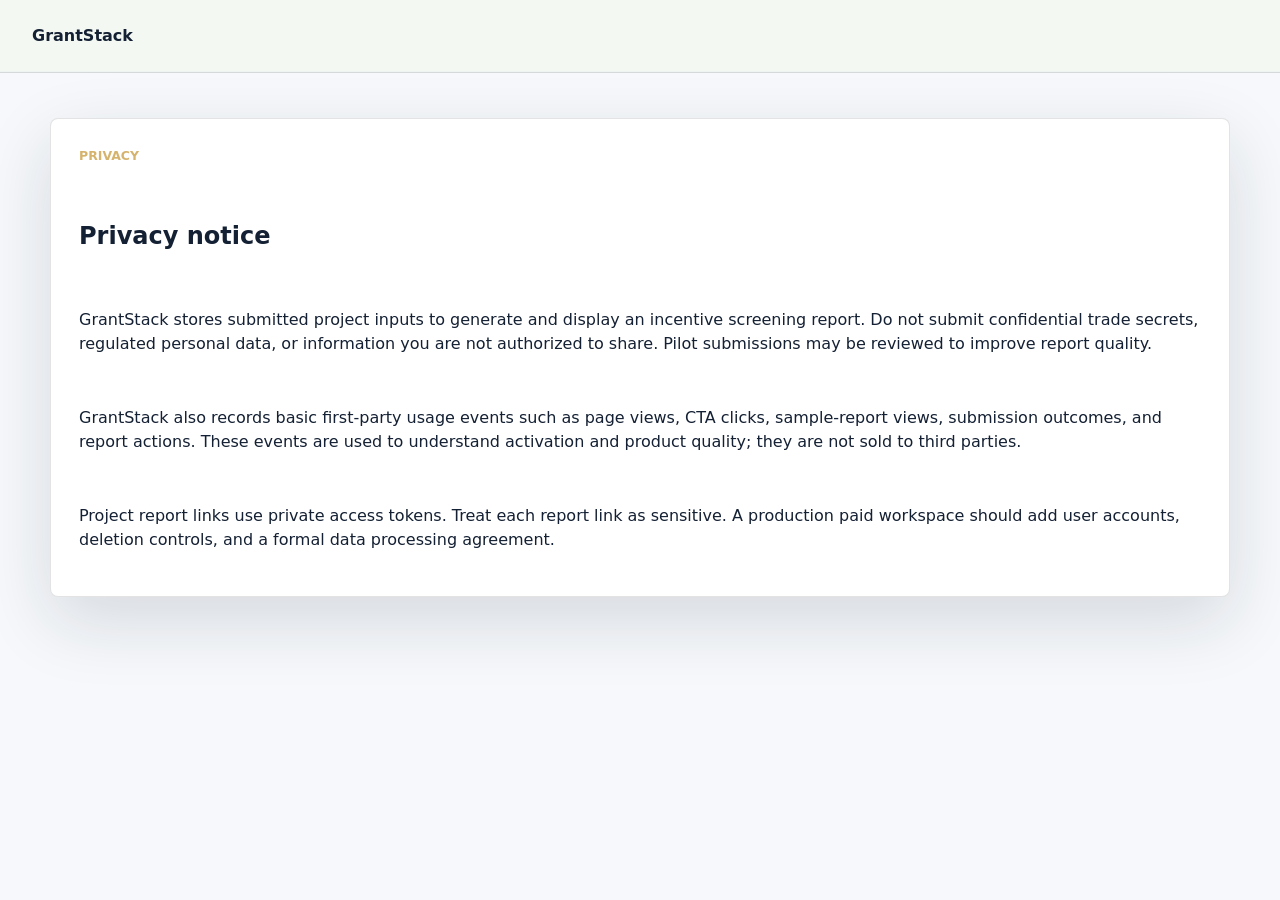
<file: grantstack-landing/privacy.html>
<!doctype html>
<html lang="en">
  <head>
    <meta charset="utf-8" />
    <meta name="viewport" content="width=device-width, initial-scale=1" />
    <title>GrantStack Privacy</title>
    <link rel="icon" href="favicon.svg" type="image/svg+xml" />
    <link rel="stylesheet" href="styles.css" />
  </head>
  <body class="report-page">
    <header class="site-header report-header-nav">
      <a class="brand" href="index.html"><span>GrantStack</span></a>
    </header>
    <main class="report-main">
      <section class="section-inner report-card">
        <p class="section-label">Privacy</p>
        <h1>Privacy notice</h1>
        <p>
          GrantStack stores submitted project inputs to generate and display an incentive screening report.
          Do not submit confidential trade secrets, regulated personal data, or information you are not authorized
          to share. Pilot submissions may be reviewed to improve report quality.
        </p>
        <p>
          GrantStack also records basic first-party usage events such as page views, CTA clicks, sample-report views,
          submission outcomes, and report actions. These events are used to understand activation and product quality;
          they are not sold to third parties.
        </p>
        <p>
          Project report links use private access tokens. Treat each report link as sensitive. A production paid
          workspace should add user accounts, deletion controls, and a formal data processing agreement.
        </p>
      </section>
    </main>
    <script src="analytics.js" defer></script>
  </body>
</html>
</file>
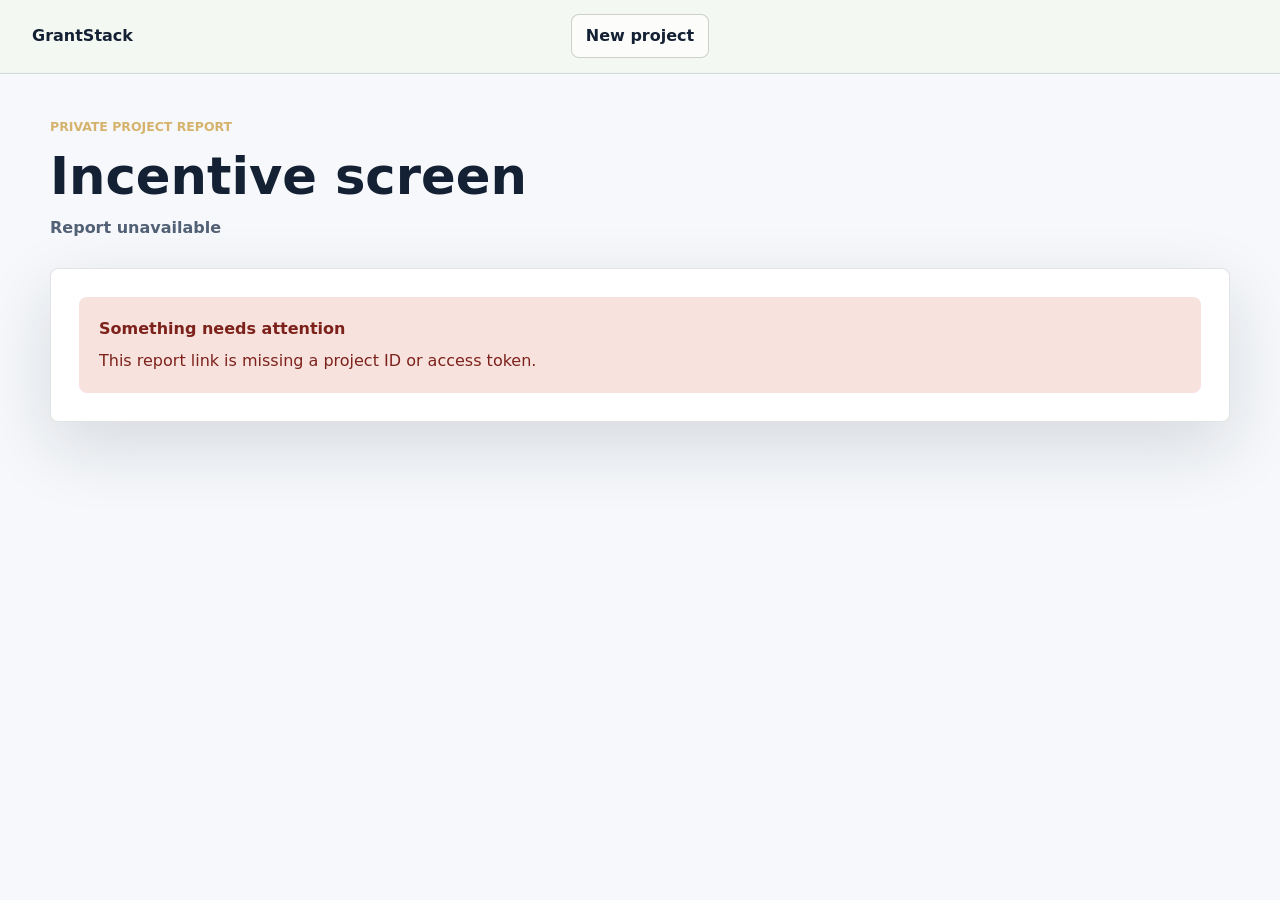
<file: grantstack-landing/report.html>
<!doctype html>
<html lang="en">
  <head>
    <meta charset="utf-8" />
    <meta name="viewport" content="width=device-width, initial-scale=1" />
    <meta name="description" content="GrantStack project report." />
    <title>GrantStack Report</title>
    <link rel="icon" href="favicon.svg" type="image/svg+xml" />
    <link rel="stylesheet" href="styles.css" />
  </head>
  <body class="report-page">
    <header class="site-header report-header-nav" aria-label="Report navigation">
      <a class="brand" href="index.html" aria-label="GrantStack home">
        <span>GrantStack</span>
      </a>
      <a class="nav-action" href="index.html">New project</a>
    </header>

    <main class="report-main">
      <section class="section-inner report-shell">
        <div class="report-title">
          <p class="section-label">Private project report</p>
          <h1>Incentive screen</h1>
          <p id="report-status">Loading project status...</p>
        </div>

        <div class="report-card" id="report-card">
          <div class="loading-block">
            <strong>Preparing your report</strong>
            <span>The backend is checking the project status.</span>
          </div>
        </div>
      </section>
    </main>

    <script src="analytics.js" defer></script>
    <script src="report.js" defer></script>
  </body>
</html>
</file>
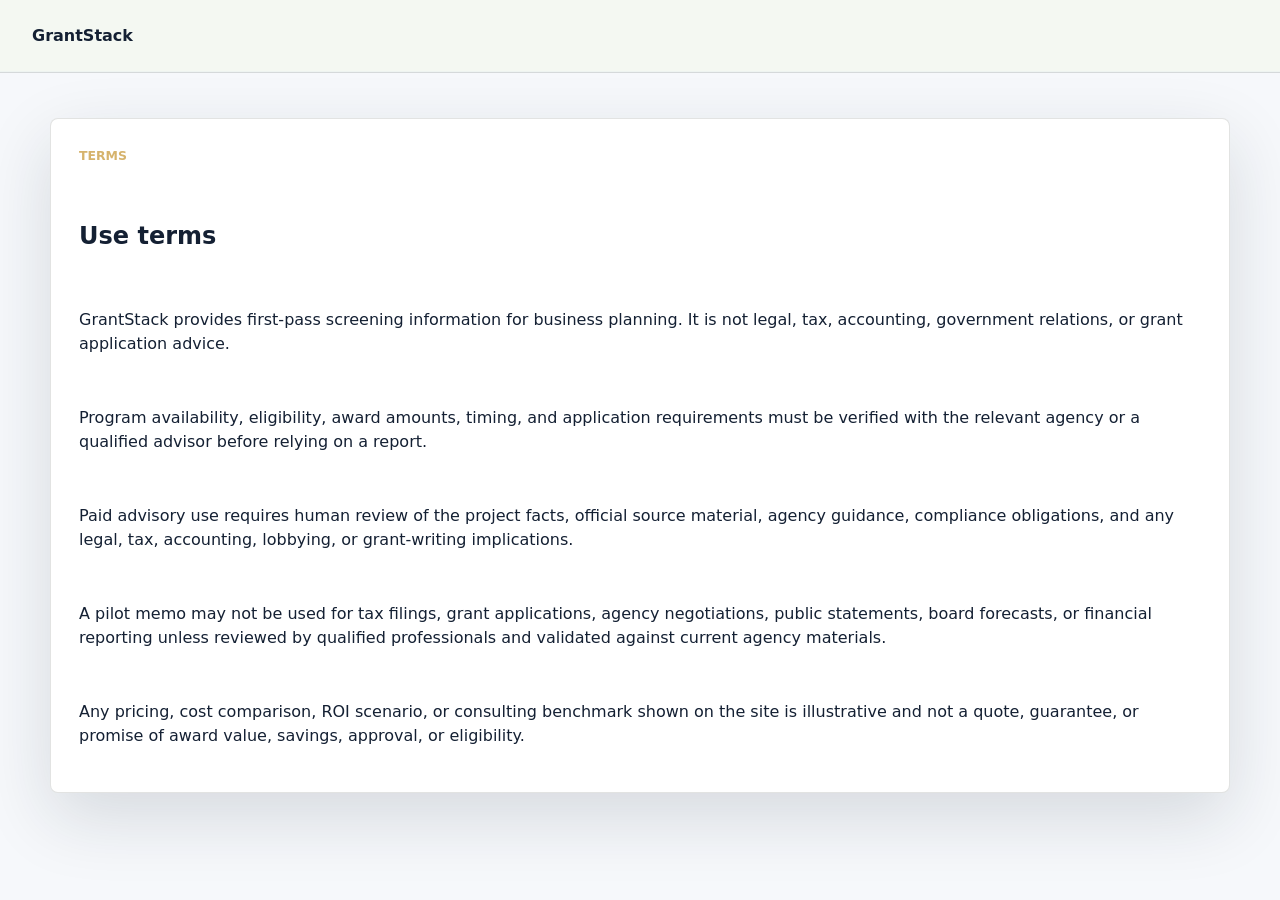
<file: grantstack-landing/terms.html>
<!doctype html>
<html lang="en">
  <head>
    <meta charset="utf-8" />
    <meta name="viewport" content="width=device-width, initial-scale=1" />
    <title>GrantStack Terms</title>
    <link rel="icon" href="favicon.svg" type="image/svg+xml" />
    <link rel="stylesheet" href="styles.css" />
  </head>
  <body class="report-page">
    <header class="site-header report-header-nav">
      <a class="brand" href="index.html"><span>GrantStack</span></a>
    </header>
    <main class="report-main">
      <section class="section-inner report-card">
        <p class="section-label">Terms</p>
        <h1>Use terms</h1>
        <p>
          GrantStack provides first-pass screening information for business planning. It is not legal, tax,
          accounting, government relations, or grant application advice.
        </p>
        <p>
          Program availability, eligibility, award amounts, timing, and application requirements must be verified
          with the relevant agency or a qualified advisor before relying on a report.
        </p>
        <p>
          Paid advisory use requires human review of the project facts, official source material, agency guidance,
          compliance obligations, and any legal, tax, accounting, lobbying, or grant-writing implications.
        </p>
        <p>
          A pilot memo may not be used for tax filings, grant applications, agency negotiations, public statements,
          board forecasts, or financial reporting unless reviewed by qualified professionals and validated against
          current agency materials.
        </p>
        <p>
          Any pricing, cost comparison, ROI scenario, or consulting benchmark shown on the site is illustrative and
          not a quote, guarantee, or promise of award value, savings, approval, or eligibility.
        </p>
      </section>
    </main>
    <script src="analytics.js" defer></script>
  </body>
</html>
</file>
<file: grantstack-landing/styles.css>
:root {
  color-scheme: dark;
  --bg: #07111f;
  --bg-2: #0b1626;
  --bg-3: #101c2e;
  --panel: #111e31;
  --panel-2: #17243a;
  --ink: #f8fbff;
  --ink-soft: #c5cfdd;
  --ink-muted: #8390a4;
  --line: rgba(213, 222, 236, 0.16);
  --line-strong: rgba(213, 222, 236, 0.28);
  --green: #d6b36c;
  --green-2: #5fb7c7;
  --cyan: #8bd3dd;
  --amber: #f0c16a;
  --paper: #f6f8fb;
  --paper-2: #e8edf4;
  --paper-ink: #142033;
  --paper-soft: #536176;
  --white: #ffffff;
  --shadow: 0 28px 80px rgba(0, 0, 0, 0.42);
  --paper-shadow: 0 24px 70px rgba(21, 32, 50, 0.14);
}

* {
  box-sizing: border-box;
}

html {
  scroll-behavior: smooth;
  overflow-x: hidden;
}

body {
  margin: 0;
  background: var(--bg);
  color: var(--ink);
  font-family:
    Inter, ui-sans-serif, system-ui, -apple-system, BlinkMacSystemFont, "Segoe UI", sans-serif;
  line-height: 1.5;
}

a {
  color: inherit;
  text-decoration: none;
}

button,
input {
  font: inherit;
}

.section-inner {
  width: min(1180px, calc(100% - 40px));
  margin: 0 auto;
}

.site-header {
  position: fixed;
  z-index: 30;
  inset: 0 0 auto;
  display: grid;
  grid-template-columns: 1fr auto 1fr;
  align-items: center;
  gap: 24px;
  min-height: 72px;
  padding: 14px 32px;
  border-bottom: 1px solid var(--line);
  background: rgba(7, 17, 31, 0.86);
  backdrop-filter: blur(18px);
}

.brand {
  width: max-content;
  display: inline-flex;
  align-items: center;
  font-weight: 900;
}

.nav-links {
  display: flex;
  align-items: center;
  gap: 24px;
  color: var(--ink-soft);
  font-size: 0.94rem;
  font-weight: 750;
}

.nav-links a:hover {
  color: var(--white);
}

.nav-action {
  justify-self: end;
  min-height: 40px;
  display: inline-flex;
  align-items: center;
  border: 1px solid rgba(214, 179, 108, 0.42);
  border-radius: 8px;
  padding: 9px 14px;
  color: var(--green);
  background: rgba(109, 242, 162, 0.08);
  font-weight: 850;
}

.hero {
  position: relative;
  min-height: 720px;
  display: block;
  overflow: hidden;
  padding: 130px 0 0;
  background:
    linear-gradient(rgba(255, 255, 255, 0.035) 1px, transparent 1px),
    linear-gradient(90deg, rgba(255, 255, 255, 0.035) 1px, transparent 1px),
    linear-gradient(180deg, #0d1a2d 0%, #07111f 76%);
  background-size:
    42px 42px,
    42px 42px,
    auto;
}

.hero::after {
  position: absolute;
  right: 0;
  bottom: 0;
  left: 0;
  height: 220px;
  content: "";
  background: linear-gradient(180deg, rgba(7, 17, 31, 0), #07111f 68%);
  pointer-events: none;
}

.hero-grid {
  position: relative;
  z-index: 2;
  display: grid;
  grid-template-columns: minmax(0, 0.98fr) minmax(380px, 0.72fr);
  gap: 70px;
  align-items: center;
  padding-bottom: 92px;
}

.hero-system {
  position: absolute;
  inset: 94px max(32px, calc((100vw - 1180px) / 2)) auto auto;
  width: min(520px, 43vw);
  height: 520px;
  pointer-events: none;
}

.system-window {
  position: absolute;
  border: 1px solid var(--line-strong);
  border-radius: 8px;
  background: rgba(13, 25, 19, 0.84);
  box-shadow: var(--shadow);
  backdrop-filter: blur(14px);
}

.system-window-primary {
  top: 18px;
  right: 0;
  width: 460px;
  overflow: hidden;
}

.window-bar {
  display: flex;
  align-items: center;
  gap: 7px;
  min-height: 42px;
  padding: 0 14px;
  border-bottom: 1px solid var(--line);
  background: rgba(255, 255, 255, 0.04);
}

.window-bar span {
  width: 9px;
  height: 9px;
  border-radius: 50%;
  background: var(--green);
}

.window-bar span:nth-child(2) {
  background: var(--cyan);
}

.window-bar span:nth-child(3) {
  background: var(--amber);
}

.window-bar strong {
  margin-left: 8px;
  color: var(--ink-muted);
  font-size: 0.84rem;
}

.terminal-lines {
  display: grid;
  gap: 10px;
  padding: 18px;
  font-family: ui-monospace, SFMono-Regular, Menlo, Monaco, Consolas, "Liberation Mono", monospace;
}

.terminal-lines p {
  display: flex;
  justify-content: space-between;
  gap: 14px;
  margin: 0;
  color: var(--ink-soft);
  font-size: 0.88rem;
}

.terminal-lines span {
  color: var(--green);
  font-weight: 800;
}

.source-window {
  top: 252px;
  right: 88px;
  width: 310px;
  display: grid;
  gap: 10px;
  padding: 18px;
}

.source-window strong,
.source-window span {
  display: block;
}

.source-window strong {
  color: var(--cyan);
  font-size: 0.9rem;
  text-transform: uppercase;
}

.source-window span {
  border: 1px solid var(--line);
  border-radius: 7px;
  padding: 10px 12px;
  color: var(--ink-soft);
  background: rgba(255, 255, 255, 0.035);
  font-weight: 750;
}

.report-window {
  top: 340px;
  right: 0;
  width: 210px;
  display: grid;
  grid-template-columns: 1fr 1fr;
}

.report-window div {
  display: grid;
  gap: 6px;
  padding: 16px;
  border-right: 1px solid var(--line);
}

.report-window div:last-child {
  border-right: 0;
}

.report-window span {
  color: var(--ink-muted);
  font-size: 0.78rem;
}

.report-window strong {
  color: var(--green);
  font-size: 1.25rem;
}

.hero-content {
  position: relative;
  z-index: 2;
  padding-bottom: 112px;
}

.hero-copy-block {
  min-width: 0;
  width: 100%;
  max-width: 780px;
}

.eyebrow,
.section-label {
  margin: 0 0 14px;
  color: var(--green);
  font-size: 0.78rem;
  font-weight: 900;
  letter-spacing: 0;
  text-transform: uppercase;
}

.hero h1 {
  max-width: min(820px, 100%);
  margin: 0;
  font-size: 4.55rem;
  line-height: 0.98;
  letter-spacing: 0;
}

.hero h1 span {
  display: block;
}

.hero-copy {
  width: min(700px, 100%);
  margin: 24px 0 0;
  color: var(--ink-soft);
  font-size: 1.18rem;
}

.hero-bullets {
  display: grid;
  gap: 10px;
  width: min(690px, 100%);
  margin: 26px 0 0;
  padding: 0;
  list-style: none;
}

.hero-bullets li {
  position: relative;
  padding-left: 25px;
  color: var(--ink);
  font-weight: 800;
}

.hero-bullets li::before {
  position: absolute;
  top: 0.66em;
  left: 0;
  width: 9px;
  height: 9px;
  border-radius: 50%;
  background: var(--green);
  content: "";
}

.hero-actions {
  display: flex;
  flex-wrap: wrap;
  gap: 12px;
  margin-top: 34px;
}

.hero-note {
  width: min(650px, 100%);
  margin: 18px 0 0;
  color: var(--ink-muted);
  font-size: 0.94rem;
  font-weight: 750;
}

.hero-product {
  min-width: 0;
  overflow: hidden;
  border: 1px solid var(--line-strong);
  border-radius: 8px;
  background: rgba(10, 22, 16, 0.9);
  box-shadow: var(--shadow);
  backdrop-filter: blur(18px);
}

.hero-intake {
  position: relative;
  z-index: 2;
  min-width: 0;
}

.hero-intake-form {
  box-shadow: var(--shadow);
}

.form-intro {
  margin: 0 0 18px;
  color: var(--paper-soft);
  font-size: 0.94rem;
  font-weight: 750;
}

.compact-field-grid {
  gap: 12px;
}

.compact-field-grid input {
  min-height: 44px;
}

.hero-sample-path {
  margin: 10px 0 0;
  font-size: 0.9rem;
}

.product-topline {
  min-height: 48px;
  display: flex;
  align-items: center;
  justify-content: space-between;
  gap: 16px;
  padding: 0 16px;
  border-bottom: 1px solid var(--line);
  background: rgba(255, 255, 255, 0.035);
}

.product-topline span {
  color: var(--ink-muted);
  font-weight: 850;
}

.product-topline strong {
  border-radius: 999px;
  padding: 4px 9px;
  color: #05100a;
  background: var(--green);
  font-size: 0.76rem;
  text-transform: uppercase;
}

.product-input {
  padding: 20px;
}

.product-input p {
  margin: 0 0 14px;
  color: var(--cyan);
  font-weight: 950;
  text-transform: uppercase;
}

.product-input dl {
  display: grid;
  grid-template-columns: repeat(2, minmax(0, 1fr));
  gap: 10px;
  margin: 0;
}

.product-input dl div {
  display: grid;
  gap: 4px;
  border: 1px solid var(--line);
  border-radius: 7px;
  padding: 12px;
  background: rgba(255, 255, 255, 0.035);
}

.product-input dt {
  color: var(--ink-muted);
  font-size: 0.76rem;
  font-weight: 800;
}

.product-input dd {
  margin: 0;
  color: var(--ink);
  font-weight: 850;
}

.pipeline-row {
  display: grid;
  grid-template-columns: repeat(3, minmax(0, 1fr));
  border-top: 1px solid var(--line);
  border-bottom: 1px solid var(--line);
}

.pipeline-row span {
  min-height: 54px;
  display: flex;
  align-items: center;
  justify-content: center;
  border-right: 1px solid var(--line);
  color: var(--ink-soft);
  font-size: 0.84rem;
  font-weight: 850;
  text-align: center;
}

.pipeline-row span:last-child {
  border-right: 0;
}

.product-output {
  display: grid;
  grid-template-columns: 0.72fr 1fr;
}

.product-output div {
  display: grid;
  gap: 6px;
  padding: 18px 20px;
  border-right: 1px solid var(--line);
}

.product-output div:last-child {
  border-right: 0;
}

.product-output span {
  color: var(--ink-muted);
  font-size: 0.78rem;
  font-weight: 850;
}

.product-output strong {
  color: var(--green);
  font-size: 1.16rem;
  line-height: 1.12;
}

.button {
  min-height: 48px;
  display: inline-flex;
  align-items: center;
  justify-content: center;
  border: 0;
  border-radius: 8px;
  padding: 13px 18px;
  cursor: pointer;
  font-weight: 900;
  transition:
    transform 150ms ease,
    background 150ms ease,
    border-color 150ms ease;
}

.button:hover {
  transform: translateY(-1px);
}

.button-primary {
  color: #04100a;
  background: var(--green);
  box-shadow: 0 16px 44px rgba(109, 242, 162, 0.18);
}

.button-primary:hover {
  background: #82f7b2;
}

.button-secondary {
  border: 1px solid var(--line-strong);
  color: var(--ink);
  background: rgba(255, 255, 255, 0.055);
}

.button-secondary:hover {
  border-color: rgba(120, 216, 240, 0.52);
  background: rgba(120, 216, 240, 0.1);
}

.proof-rail {
  position: relative;
  z-index: 2;
  display: grid;
  grid-template-columns: repeat(4, minmax(0, 1fr));
  margin-bottom: 28px;
  border: 1px solid var(--line);
  border-radius: 8px;
  background: rgba(8, 18, 13, 0.86);
  backdrop-filter: blur(16px);
}

.proof-rail span {
  min-height: 74px;
  display: flex;
  align-items: center;
  justify-content: center;
  border-right: 1px solid var(--line);
  color: var(--ink-soft);
  font-weight: 850;
  text-align: center;
}

.proof-rail span:last-child {
  border-right: 0;
}

h2 {
  margin: 0;
  font-size: 2.62rem;
  line-height: 1.06;
  letter-spacing: 0;
}

h3 {
  letter-spacing: 0;
}

.section-copy > p:last-child,
.workflow-heading p:last-child,
.cost-heading p:last-child {
  margin: 18px 0 0;
  color: var(--ink-soft);
  font-size: 1.05rem;
}

.problem-section,
.pas-section,
.metric-section,
.compliance-section,
.benefits-section,
.trust-section,
.coverage-section,
.faq-section,
.workflow-section,
.cost-section,
.urgency-section,
.lifespan-section {
  padding: 82px 0;
  background: var(--bg);
}

.problem-layout,
.metric-layout,
.compliance-layout,
.benefits-layout,
.trust-layout,
.coverage-layout,
.faq-layout,
.urgency-layout,
.lifespan-layout,
.output-layout,
.differentiator-layout,
.intake-layout {
  display: grid;
  grid-template-columns: minmax(0, 0.9fr) minmax(0, 1.1fr);
  gap: 58px;
  align-items: start;
}

.pain-table {
  display: grid;
  border: 1px solid var(--line);
  border-radius: 8px;
  background: rgba(255, 255, 255, 0.045);
  overflow: hidden;
}

.pain-table article {
  display: grid;
  grid-template-columns: 56px minmax(0, 1fr);
  gap: 18px;
  padding: 24px;
  border-bottom: 1px solid var(--line);
}

.pain-table article:last-child {
  border-bottom: 0;
}

.pain-table span,
.workflow-grid span,
.cost-card span,
.cost-rows span {
  color: var(--cyan);
  font-weight: 950;
}

.pain-table h3,
.workflow-grid h3,
.comparison-grid h3,
.cost-card h3 {
  margin: 0 0 8px;
  font-size: 1.08rem;
}

.pain-table p,
.workflow-grid p,
.comparison-grid p {
  margin: 0;
  color: var(--ink-soft);
}

.pas-section {
  background: var(--bg);
}

.pas-heading {
  width: min(820px, 100%);
}

.pas-heading p:last-child {
  margin: 18px 0 0;
  color: var(--ink-soft);
  font-size: 1.05rem;
}

.pas-grid {
  display: grid;
  grid-template-columns: repeat(3, minmax(0, 1fr));
  gap: 14px;
  margin-top: 38px;
}

.pas-grid article,
.benefit-list article,
.trust-grid article {
  display: grid;
  align-content: start;
  gap: 12px;
  border: 1px solid var(--line);
  border-radius: 8px;
  padding: 24px;
  background: rgba(255, 255, 255, 0.045);
}

.pas-grid span,
.benefit-list span {
  color: var(--green);
  font-size: 0.82rem;
  font-weight: 950;
  text-transform: uppercase;
}

.pas-grid h3,
.pas-grid p,
.benefit-list h3,
.benefit-list p {
  margin: 0;
}

.pas-grid p,
.benefit-list p {
  color: var(--ink-soft);
}

.metric-section {
  background: var(--bg);
}

.metric-layout {
  align-items: stretch;
}

.metric-grid {
  display: grid;
  grid-template-columns: repeat(2, minmax(0, 1fr));
  gap: 14px;
}

.metric-card {
  display: grid;
  align-content: start;
  gap: 18px;
  min-height: 382px;
  border: 1px solid var(--line);
  border-radius: 8px;
  padding: 26px;
  background: rgba(255, 255, 255, 0.045);
}

.metric-card-featured {
  border-color: rgba(214, 179, 108, 0.44);
  background: rgba(214, 179, 108, 0.09);
}

.metric-card span {
  color: var(--cyan);
  font-size: 0.8rem;
  font-weight: 950;
  text-transform: uppercase;
}

.metric-card strong {
  color: var(--ink);
  font-size: 1.56rem;
  line-height: 1.06;
}

.metric-card p {
  margin: 0;
  color: var(--ink-soft);
}

.metric-card ul {
  display: grid;
  gap: 10px;
  margin: 0;
  padding: 0;
  list-style: none;
}

.metric-card li {
  position: relative;
  padding-left: 22px;
  color: var(--ink-soft);
  font-size: 0.95rem;
}

.metric-card li::before {
  position: absolute;
  top: 0.68em;
  left: 0;
  width: 8px;
  height: 8px;
  border-radius: 50%;
  background: var(--green);
  content: "";
}

.compliance-section {
  background: var(--bg-2);
}

.compliance-layout {
  grid-template-columns: minmax(0, 0.72fr) minmax(0, 1.28fr);
}

.compliance-cards {
  display: grid;
  grid-template-columns: repeat(3, minmax(0, 1fr));
  gap: 14px;
}

.compliance-cards article {
  min-height: 318px;
  display: grid;
  align-content: start;
  gap: 14px;
  border: 1px solid var(--line);
  border-radius: 8px;
  padding: 24px;
  background: rgba(255, 255, 255, 0.045);
  transition:
    border-color 150ms ease,
    background 150ms ease,
    transform 150ms ease;
}

.compliance-cards article:hover,
.compliance-cards article:focus {
  border-color: rgba(214, 179, 108, 0.52);
  background: rgba(214, 179, 108, 0.08);
  outline: none;
  transform: translateY(-2px);
}

.compliance-cards span {
  color: var(--green);
  font-weight: 950;
}

.compliance-cards h3,
.compliance-cards p {
  margin: 0;
}

.compliance-cards h3 {
  font-size: 1.22rem;
  line-height: 1.12;
}

.compliance-cards p,
.compliance-note {
  color: var(--ink-soft);
}

.compliance-note {
  grid-column: 1 / -1;
  margin: -22px 0 0;
  font-size: 0.9rem;
  font-weight: 750;
}

.benefits-section {
  background: var(--bg);
}

.benefits-layout {
  align-items: stretch;
}

.benefit-list {
  display: grid;
  gap: 14px;
}

.benefit-list article {
  min-height: 150px;
}

.trust-section {
  background: var(--bg-2);
}

.trust-layout {
  grid-template-columns: minmax(0, 0.68fr) minmax(0, 1.32fr);
}

.trust-grid {
  display: grid;
  grid-template-columns: repeat(4, minmax(0, 1fr));
  gap: 14px;
}

.trust-grid strong,
.trust-grid span {
  display: block;
}

.trust-grid strong {
  color: var(--ink);
  font-size: 1.05rem;
}

.trust-grid span {
  color: var(--ink-soft);
}

.coverage-section {
  background: var(--bg);
}

.coverage-layout {
  grid-template-columns: minmax(0, 0.72fr) minmax(0, 1.28fr);
}

.coverage-grid {
  display: grid;
  grid-template-columns: repeat(2, minmax(0, 1fr));
  gap: 14px;
}

.coverage-grid article {
  display: grid;
  align-content: start;
  gap: 12px;
  min-height: 214px;
  border: 1px solid var(--line);
  border-radius: 8px;
  padding: 24px;
  background: rgba(255, 255, 255, 0.045);
}

.coverage-grid span {
  color: var(--cyan);
  font-size: 0.8rem;
  font-weight: 950;
  text-transform: uppercase;
}

.coverage-grid h3,
.coverage-grid p {
  margin: 0;
}

.coverage-grid p,
.coverage-note {
  color: var(--ink-soft);
}

.coverage-note {
  grid-column: 1 / -1;
  margin: -20px 0 0;
  font-size: 0.9rem;
  font-weight: 750;
}

.faq-section {
  color: var(--paper-ink);
  background: var(--paper);
}

.faq-layout {
  align-items: start;
}

.faq-section .section-label {
  color: #36577a;
}

.faq-section .section-copy > p:last-child {
  color: var(--paper-soft);
}

.faq-list {
  display: grid;
  gap: 12px;
}

.faq-list details {
  border: 1px solid rgba(20, 32, 51, 0.14);
  border-radius: 8px;
  padding: 18px 20px;
  background: rgba(255, 255, 255, 0.68);
}

.faq-list summary {
  cursor: pointer;
  color: var(--paper-ink);
  font-weight: 950;
}

.faq-list p {
  margin: 12px 0 0;
  color: var(--paper-soft);
}

.urgency-section {
  background: var(--bg-2);
}

.urgency-cards,
.lifespan-grid {
  display: grid;
  gap: 14px;
}

.urgency-cards article,
.lifespan-grid article {
  display: grid;
  gap: 8px;
  border: 1px solid var(--line);
  border-radius: 8px;
  padding: 22px;
  background: rgba(255, 255, 255, 0.045);
}

.urgency-cards span,
.lifespan-grid span {
  width: max-content;
  border-radius: 999px;
  padding: 5px 10px;
  color: #04100a;
  background: var(--green);
  font-size: 0.8rem;
  font-weight: 950;
}

.urgency-cards h3,
.urgency-cards p,
.lifespan-grid h3,
.lifespan-grid p {
  margin: 0;
}

.urgency-cards p,
.urgency-source-note,
.lifespan-grid p,
.lifespan-source-note {
  color: var(--ink-soft);
}

.lifespan-section {
  background: var(--bg);
}

.lifespan-grid span {
  color: #04100a;
  background: var(--cyan);
}

.urgency-source-note,
.lifespan-source-note {
  grid-column: 1 / -1;
  margin: -20px 0 0;
  font-size: 0.84rem;
  line-height: 1.55;
}

.urgency-source-note a,
.lifespan-source-note a {
  color: var(--ink);
  font-weight: 850;
  text-decoration: underline;
  text-underline-offset: 3px;
}

.output-section,
.differentiator-section,
.intake-section {
  padding: 86px 0;
  color: var(--paper-ink);
  background: var(--paper);
}

.output-section .section-label,
.differentiator-section .section-label,
.intake-section .section-label {
  color: #16824d;
}

.output-section .section-copy > p:last-child,
.differentiator-section .section-copy > p:last-child,
.intake-section .section-copy > p:last-child {
  color: var(--paper-soft);
}

.report-preview {
  border: 1px solid rgba(16, 29, 23, 0.14);
  border-radius: 8px;
  background: #fcfffb;
  box-shadow: var(--paper-shadow);
  overflow: hidden;
}

.preview-header {
  min-height: 48px;
  display: flex;
  align-items: center;
  justify-content: space-between;
  gap: 16px;
  padding: 0 18px;
  color: var(--ink);
  background: #0b1711;
}

.preview-header span {
  color: var(--ink-soft);
  font-weight: 850;
}

.preview-header strong {
  color: var(--green);
  font-size: 0.78rem;
}

.score-row {
  display: grid;
  grid-template-columns: 150px minmax(0, 1fr);
  gap: 22px;
  align-items: center;
  padding: 26px;
  border-bottom: 1px solid rgba(16, 29, 23, 0.12);
}

.score-row div {
  display: grid;
  width: 120px;
  height: 120px;
  place-items: center;
  border: 12px solid var(--green-2);
  border-radius: 50%;
}

.score-row span {
  color: var(--paper-soft);
  font-size: 0.78rem;
  font-weight: 850;
  text-align: center;
}

.score-row strong {
  margin-top: -22px;
  color: #0b5d39;
  font-size: 2rem;
}

.score-row p {
  margin: 0;
  color: var(--paper-ink);
  font-size: 1.26rem;
  font-weight: 900;
}

.preview-meta-grid {
  display: grid;
  grid-template-columns: repeat(3, minmax(0, 1fr));
  border-bottom: 1px solid rgba(16, 29, 23, 0.12);
  background: #f7fbf4;
}

.preview-meta-grid span {
  min-height: 66px;
  display: grid;
  place-items: center;
  gap: 2px;
  border-right: 1px solid rgba(16, 29, 23, 0.12);
  color: var(--paper-soft);
  font-size: 0.84rem;
  font-weight: 850;
  text-align: center;
}

.preview-meta-grid span:last-child {
  border-right: 0;
}

.preview-meta-grid strong {
  color: #0b5d39;
  font-size: 1.48rem;
  line-height: 1;
}

.recommendation-list {
  display: grid;
  gap: 12px;
  padding: 22px;
}

.recommendation-list article {
  display: grid;
  gap: 7px;
  border: 1px solid rgba(16, 29, 23, 0.12);
  border-radius: 8px;
  padding: 16px;
  background: #f2f8f1;
}

.recommendation-list span {
  width: max-content;
  border-radius: 999px;
  padding: 4px 9px;
  color: #062216;
  background: rgba(39, 199, 117, 0.24);
  font-size: 0.78rem;
  font-weight: 950;
}

.recommendation-list h3,
.recommendation-list p {
  margin: 0;
}

.recommendation-list p,
.check-list,
.photo-card span {
  color: var(--paper-soft);
}

.check-list {
  display: grid;
  gap: 12px;
  margin: 28px 0 0;
  padding: 0;
  list-style: none;
}

.check-list li {
  position: relative;
  padding-left: 28px;
}

.check-list li::before {
  position: absolute;
  top: 0.72em;
  left: 0;
  width: 12px;
  height: 12px;
  border-radius: 50%;
  background: var(--green-2);
  content: "";
}

.sample-actions {
  display: grid;
  gap: 12px;
  margin-top: 26px;
}

.sample-actions .button {
  width: max-content;
  color: var(--paper-ink);
  border-color: rgba(16, 29, 23, 0.18);
  background: rgba(255, 255, 255, 0.82);
}

.sample-actions span,
.sample-path {
  color: var(--paper-soft);
  font-weight: 750;
}

.sample-path a {
  color: #0b6d3f;
  font-weight: 950;
  text-decoration: underline;
  text-underline-offset: 3px;
}

.workflow-heading,
.cost-heading {
  max-width: 720px;
}

.workflow-grid {
  display: grid;
  grid-template-columns: repeat(4, minmax(0, 1fr));
  gap: 14px;
  margin-top: 38px;
}

.workflow-grid article {
  min-height: 240px;
  border: 1px solid var(--line);
  border-radius: 8px;
  padding: 22px;
  background: rgba(255, 255, 255, 0.045);
}

.workflow-grid h3 {
  margin-top: 38px;
}

.cost-comparison-grid {
  display: grid;
  grid-template-columns: repeat(2, minmax(0, 1fr));
  gap: 14px;
  margin-top: 38px;
}

.cost-card {
  min-height: 310px;
  display: grid;
  align-content: start;
  gap: 16px;
  border: 1px solid var(--line);
  border-radius: 8px;
  padding: 24px;
  background: rgba(255, 255, 255, 0.045);
}

.cost-card-featured {
  border-color: rgba(109, 242, 162, 0.35);
  background: rgba(109, 242, 162, 0.08);
}

.cost-card h3 {
  font-size: 1.35rem;
}

.cost-card ul {
  display: grid;
  gap: 12px;
  margin: 0;
  padding: 0;
  list-style: none;
}

.cost-card li {
  position: relative;
  padding-left: 24px;
  color: var(--ink-soft);
}

.cost-card li::before {
  position: absolute;
  top: 0.66em;
  left: 0;
  width: 9px;
  height: 9px;
  border-radius: 50%;
  background: var(--green-2);
  content: "";
}

.cost-note {
  width: min(820px, 100%);
  margin: 22px 0 0;
  color: var(--ink-muted);
  font-weight: 750;
}

.roi-example {
  display: grid;
  grid-template-columns: minmax(0, 0.95fr) minmax(0, 1.05fr);
  gap: 24px;
  margin-top: 34px;
  border: 1px solid rgba(214, 179, 108, 0.35);
  border-radius: 8px;
  padding: 26px;
  background:
    linear-gradient(135deg, rgba(214, 179, 108, 0.12), rgba(95, 183, 199, 0.06)),
    rgba(255, 255, 255, 0.04);
}

.roi-example h3,
.roi-example p,
.roi-example dl,
.roi-example dd {
  margin: 0;
}

.roi-example h3 {
  font-size: 1.6rem;
  line-height: 1.08;
}

.roi-example p:not(.section-label) {
  margin-top: 14px;
  color: var(--ink-soft);
}

.roi-example dl {
  display: grid;
  grid-template-columns: repeat(2, minmax(0, 1fr));
  gap: 12px;
}

.roi-example dl div {
  display: grid;
  gap: 5px;
  border: 1px solid var(--line);
  border-radius: 8px;
  padding: 16px;
  background: rgba(5, 11, 8, 0.28);
}

.roi-example dt {
  color: var(--ink-muted);
  font-size: 0.82rem;
  font-weight: 850;
}

.roi-example dd {
  color: var(--green);
  font-size: 1.5rem;
  font-weight: 950;
  line-height: 1.05;
}

.roi-example > p {
  grid-column: 1 / -1;
  margin-top: 0 !important;
  color: var(--ink-muted) !important;
  font-size: 0.9rem;
  font-weight: 750;
}

.cost-benchmarks {
  display: grid;
  grid-template-columns: repeat(3, minmax(0, 1fr));
  gap: 14px;
  margin-top: 34px;
}

.cost-benchmarks article {
  display: grid;
  align-content: start;
  gap: 9px;
  border: 1px solid var(--line);
  border-radius: 8px;
  padding: 20px;
  background: rgba(255, 255, 255, 0.04);
}

.cost-benchmarks span {
  color: var(--ink-muted);
  font-size: 0.83rem;
  font-weight: 900;
  text-transform: uppercase;
}

.cost-benchmarks strong {
  color: var(--green);
  font-size: 1.62rem;
  line-height: 1;
}

.cost-benchmarks p {
  margin: 0;
  color: var(--ink-soft);
  font-size: 0.95rem;
}

.cost-rows {
  display: grid;
  margin-top: 34px;
  border: 1px solid var(--line);
  border-radius: 8px;
  overflow: hidden;
  background: rgba(255, 255, 255, 0.035);
}

.cost-rows div {
  display: grid;
  grid-template-columns: 0.68fr 1fr 1fr;
  border-bottom: 1px solid var(--line);
}

.cost-rows div:last-child {
  border-bottom: 0;
}

.cost-rows span,
.cost-rows strong {
  min-height: 74px;
  display: flex;
  align-items: center;
  padding: 18px;
  border-right: 1px solid var(--line);
}

.cost-rows strong {
  color: var(--ink-soft);
  font-size: 0.95rem;
}

.cost-rows strong:last-child {
  border-right: 0;
  color: var(--ink);
}

.pricing-model {
  display: grid;
  grid-template-columns: minmax(0, 0.88fr) minmax(0, 1.12fr);
  gap: 28px;
  margin-top: 34px;
  border: 1px solid rgba(109, 242, 162, 0.28);
  border-radius: 8px;
  padding: 26px;
  background:
    linear-gradient(135deg, rgba(109, 242, 162, 0.11), rgba(120, 216, 240, 0.055)),
    rgba(255, 255, 255, 0.04);
}

.pricing-model h3,
.pricing-model p,
.pricing-model ul {
  margin: 0;
}

.pricing-model h3 {
  font-size: 1.45rem;
  line-height: 1.12;
}

.pricing-model p:not(.section-label) {
  margin-top: 14px;
  color: var(--ink-soft);
}

.pricing-model ul {
  display: grid;
  gap: 12px;
  padding: 0;
  list-style: none;
}

.pricing-model li {
  display: grid;
  gap: 4px;
  border: 1px solid var(--line);
  border-radius: 8px;
  padding: 15px;
  color: var(--ink-soft);
  background: rgba(5, 11, 8, 0.36);
}

.pricing-model li strong {
  color: var(--ink);
}

.cost-footnote {
  margin: 18px 0 0;
  color: var(--ink-muted);
  font-size: 0.84rem;
  line-height: 1.55;
}

.cost-footnote a {
  color: var(--ink-soft);
  font-weight: 850;
  text-decoration: underline;
  text-underline-offset: 3px;
}

.differentiator-section {
  background: var(--paper-2);
}

.comparison-grid {
  display: grid;
  gap: 14px;
}

.comparison-grid article {
  padding: 22px;
  border: 1px solid rgba(16, 29, 23, 0.12);
  border-radius: 8px;
  background: rgba(255, 255, 255, 0.62);
}

.comparison-grid p {
  color: var(--paper-soft);
}

.review-section {
  padding: 86px 0;
  background: var(--bg);
}

.review-layout {
  display: grid;
  grid-template-columns: minmax(0, 0.82fr) minmax(0, 1.18fr);
  gap: 58px;
  align-items: start;
}

.review-steps {
  display: grid;
  grid-template-columns: repeat(2, minmax(0, 1fr));
  gap: 14px;
}

.review-steps article {
  min-height: 214px;
  display: grid;
  align-content: start;
  gap: 12px;
  border: 1px solid var(--line);
  border-radius: 8px;
  padding: 22px;
  background: rgba(255, 255, 255, 0.045);
}

.review-steps span {
  color: var(--cyan);
  font-weight: 950;
}

.review-steps h3,
.review-steps p {
  margin: 0;
}

.review-steps p {
  color: var(--ink-soft);
}

.review-gate {
  display: grid;
  gap: 8px;
  margin-top: 24px;
  border: 1px solid rgba(214, 179, 108, 0.32);
  border-radius: 8px;
  padding: 18px;
  background: rgba(214, 179, 108, 0.08);
}

.review-gate strong {
  color: var(--green);
}

.review-gate p {
  margin: 0;
  color: var(--ink-soft);
  font-size: 0.95rem;
}

.intake-section {
  background:
    linear-gradient(180deg, rgba(244, 248, 242, 1), rgba(233, 240, 232, 1));
}

.photo-card {
  display: grid;
  gap: 12px;
  margin-top: 28px;
  border: 1px solid rgba(16, 29, 23, 0.12);
  border-radius: 8px;
  padding: 12px;
  background: rgba(255, 255, 255, 0.66);
}

.photo-card img {
  width: 100%;
  aspect-ratio: 16 / 9;
  object-fit: cover;
  border-radius: 6px;
}

.photo-card span {
  padding: 0 2px 4px;
  font-weight: 750;
}

.intake-form {
  padding: 28px;
  border: 1px solid rgba(16, 29, 23, 0.12);
  border-radius: 8px;
  background: var(--white);
  box-shadow: var(--paper-shadow);
}

.form-heading {
  display: flex;
  align-items: flex-start;
  justify-content: space-between;
  gap: 18px;
  margin-bottom: 22px;
  padding-bottom: 18px;
  border-bottom: 1px solid rgba(16, 29, 23, 0.12);
}

.form-heading > div {
  display: grid;
  gap: 5px;
}

.form-heading span {
  display: block;
  color: #16824d;
  font-weight: 950;
  text-transform: uppercase;
}

.form-heading strong {
  display: block;
  color: var(--paper-soft);
  font-size: 0.92rem;
}

.form-sample-button {
  min-height: 40px;
  flex: 0 0 auto;
  padding: 9px 12px;
  color: var(--paper-ink);
  border-color: rgba(16, 29, 23, 0.16);
  background: #fbfdf9;
  font-size: 0.9rem;
}

.field-grid {
  display: grid;
  grid-template-columns: repeat(2, minmax(0, 1fr));
  gap: 16px;
}

.full-field {
  grid-column: 1 / -1;
}

label {
  display: grid;
  gap: 7px;
  color: var(--paper-soft);
  font-weight: 850;
}

input {
  width: 100%;
  min-height: 48px;
  border: 1px solid rgba(16, 29, 23, 0.2);
  border-radius: 8px;
  padding: 11px 12px;
  color: var(--paper-ink);
  background: #fbfdf9;
}

input:focus {
  border-color: #16824d;
  outline: 3px solid rgba(39, 199, 117, 0.2);
}

.ack-field {
  grid-template-columns: 18px minmax(0, 1fr);
  align-items: flex-start;
  gap: 10px;
  border: 1px solid rgba(16, 29, 23, 0.12);
  border-radius: 8px;
  padding: 14px;
  color: var(--paper-soft);
  background: #f4f8f2;
  font-size: 0.92rem;
  line-height: 1.45;
}

.ack-field input {
  width: 18px;
  height: 18px;
  min-height: 18px;
  margin-top: 2px;
  accent-color: #16824d;
}

.submit-button {
  width: 100%;
  margin-top: 18px;
}

.form-status {
  min-height: 28px;
  margin: 14px 0 0;
  color: var(--paper-soft);
  font-weight: 800;
}

.form-status.success {
  color: #0b6d3f;
}

.form-status.error {
  color: #a1382f;
}

.footer {
  padding: 30px 0;
  background: #050b08;
  color: rgba(255, 255, 255, 0.74);
}

.footer-grid {
  display: flex;
  justify-content: space-between;
  gap: 20px;
}

.footer-grid span:first-child {
  color: var(--white);
  font-weight: 950;
}

.footer-grid a {
  margin-left: 18px;
}

.report-page {
  color-scheme: light;
  background: var(--paper);
  color: var(--paper-ink);
}

.report-header-nav {
  color: var(--paper-ink);
  background: rgba(244, 248, 242, 0.94);
  box-shadow: 0 1px 0 rgba(16, 29, 23, 0.14);
}

.report-header-nav .nav-action {
  border-color: rgba(16, 29, 23, 0.2);
  color: var(--paper-ink);
  background: rgba(255, 255, 255, 0.68);
}

.report-main {
  padding: 118px 0 72px;
}

.report-shell {
  display: grid;
  gap: 28px;
}

.report-title {
  max-width: 780px;
}

.report-title h1 {
  margin: 0;
  font-size: 3.2rem;
  line-height: 1;
}

.report-title p:last-child {
  margin: 14px 0 0;
  color: var(--paper-soft);
  font-weight: 800;
}

.report-card {
  display: grid;
  gap: 18px;
  padding: 28px;
  border: 1px solid rgba(16, 29, 23, 0.12);
  border-radius: 8px;
  background: var(--white);
  box-shadow: var(--paper-shadow);
}

.report-actions {
  display: flex;
  justify-content: flex-end;
  gap: 10px;
}

.report-button {
  min-height: 40px;
  border: 1px solid rgba(16, 29, 23, 0.16);
  color: var(--paper-ink);
  background: #fbfdf9;
}

.loading-block,
.error-block,
.completed-banner {
  display: grid;
  gap: 8px;
  padding: 20px;
  border-radius: 8px;
  background: #e8f4ec;
}

.error-block {
  color: #7d221b;
  background: #f7e2de;
}

.completed-banner {
  grid-template-columns: repeat(2, minmax(0, 1fr));
  align-items: center;
  color: var(--white);
  background: #0d1914;
}

.completed-banner span {
  display: grid;
  gap: 4px;
}

.completed-banner strong {
  font-size: 2rem;
}

.completed-banner span:last-child strong {
  font-size: 1.2rem;
}

.completed-banner em {
  color: rgba(255, 255, 255, 0.72);
  font-style: normal;
  font-weight: 800;
}

.review-banner {
  display: grid;
  gap: 8px;
  border: 1px solid rgba(16, 29, 23, 0.12);
  border-radius: 8px;
  padding: 18px;
  background: #fff8df;
}

.review-banner p {
  margin: 0;
  color: #5b4d28;
}

.memo-section {
  padding: 22px 0 0;
  border-top: 1px solid rgba(16, 29, 23, 0.12);
}

.memo-section h2 {
  margin-bottom: 12px;
  font-size: 1.25rem;
}

.memo-section p {
  margin: 0;
  color: var(--paper-soft);
}

.spec-grid {
  display: grid;
  grid-template-columns: repeat(4, minmax(0, 1fr));
  gap: 12px;
}

.spec-grid div {
  display: grid;
  gap: 4px;
  padding: 14px;
  border: 1px solid rgba(16, 29, 23, 0.12);
  border-radius: 8px;
  background: #fbfdf9;
}

.spec-grid span {
  color: var(--paper-soft);
  font-size: 0.88rem;
}

.memo-list {
  display: grid;
  gap: 10px;
  margin: 0;
  padding-left: 20px;
  color: var(--paper-soft);
}

.rule-summary-grid {
  display: grid;
  grid-template-columns: repeat(4, minmax(0, 1fr));
  gap: 12px;
  margin-bottom: 14px;
}

.rule-summary-grid div {
  display: grid;
  gap: 4px;
  border: 1px solid rgba(16, 29, 23, 0.12);
  border-radius: 8px;
  padding: 14px;
  background: #fbfdf9;
}

.rule-summary-grid span {
  color: var(--paper-soft);
  font-size: 0.84rem;
  font-weight: 850;
}

.rule-summary-grid strong {
  font-size: 1.45rem;
}

.rule-review-status {
  margin-bottom: 14px !important;
  font-weight: 850;
}

.eligibility-list {
  display: grid;
  gap: 12px;
}

.eligibility-program {
  display: grid;
  gap: 12px;
  border: 1px solid rgba(16, 29, 23, 0.12);
  border-radius: 8px;
  padding: 16px;
  background: #fbfdf9;
}

.eligibility-program > div {
  display: flex;
  justify-content: space-between;
  gap: 14px;
}

.eligibility-program > div span {
  color: var(--paper-soft);
  font-weight: 850;
}

.eligibility-program ul {
  display: grid;
  gap: 10px;
  margin: 0;
  padding: 0;
  list-style: none;
}

.eligibility-program li {
  display: grid;
  grid-template-columns: 84px minmax(0, 1fr);
  gap: 12px;
  align-items: start;
}

.eligibility-program li p {
  margin-top: 3px;
  font-size: 0.94rem;
}

.rule-status {
  display: inline-flex;
  min-height: 26px;
  align-items: center;
  justify-content: center;
  border-radius: 999px;
  padding: 4px 9px;
  font-size: 0.74rem;
  font-weight: 950;
}

.rule-status-pass {
  color: #05351e;
  background: #c9f6d8;
}

.rule-status-fail {
  color: #7d221b;
  background: #f7d2cc;
}

.rule-status-unknown {
  color: #5b4d28;
  background: #ffedb5;
}

.program-grid,
.evidence-list {
  display: grid;
  gap: 14px;
}

.program-card,
.evidence-list article {
  display: grid;
  gap: 12px;
  padding: 18px;
  border: 1px solid rgba(16, 29, 23, 0.12);
  border-radius: 8px;
  background: #fbfdf9;
}

.program-card-top {
  display: flex;
  align-items: center;
  justify-content: space-between;
  gap: 12px;
}

.program-card-top span {
  display: inline-flex;
  min-height: 28px;
  align-items: center;
  border-radius: 999px;
  padding: 4px 10px;
  color: #06110c;
  background: var(--green);
  font-size: 0.82rem;
  font-weight: 950;
}

.program-card-top strong {
  color: #0b5535;
  font-size: 1.2rem;
}

.program-card h3 {
  margin: 0;
  font-size: 1.15rem;
}

.program-card p,
.evidence-list p {
  margin: 0;
  color: var(--paper-soft);
}

.program-card dl {
  display: grid;
  grid-template-columns: repeat(2, minmax(0, 1fr));
  gap: 10px;
  margin: 0;
}

.program-card dl div {
  display: grid;
  gap: 2px;
}

.program-card dt {
  color: var(--paper-soft);
  font-size: 0.82rem;
  font-weight: 850;
}

.program-card dd {
  margin: 0;
  font-weight: 850;
}

.program-card ul {
  display: grid;
  gap: 8px;
  margin: 0;
  padding-left: 20px;
  color: var(--paper-soft);
}

.source-link {
  width: max-content;
  color: #0b6d3f;
  font-weight: 950;
  text-decoration: underline;
  text-underline-offset: 3px;
}

.disclaimer {
  color: var(--paper-soft);
}

.review-workflow {
  display: grid;
  grid-template-columns: repeat(4, minmax(0, 1fr));
  gap: 12px;
}

.review-workflow article {
  display: grid;
  gap: 8px;
  border: 1px solid rgba(16, 29, 23, 0.12);
  border-radius: 8px;
  padding: 14px;
  background: #fbfdf9;
}

.review-workflow span {
  color: #0b6d3f;
  font-weight: 950;
}

.review-workflow p {
  margin: 0;
  font-size: 0.92rem;
}

@media (max-width: 1040px) {
  .site-header {
    grid-template-columns: 1fr auto;
    padding: 14px 18px;
  }

  .nav-links {
    display: none;
  }

  .hero-system {
    display: none;
  }

  .hero-grid {
    grid-template-columns: 1fr;
    gap: 38px;
  }

  .hero-product {
    max-width: 680px;
  }

  .hero h1 {
    font-size: 3.55rem;
  }

  .proof-rail {
    grid-template-columns: repeat(2, minmax(0, 1fr));
  }

  .proof-rail span:nth-child(2) {
    border-right: 0;
  }

  .proof-rail span:nth-child(1),
  .proof-rail span:nth-child(2) {
    border-bottom: 1px solid var(--line);
  }

  .problem-layout,
  .metric-layout,
  .compliance-layout,
    .benefits-layout,
    .trust-layout,
    .coverage-layout,
    .faq-layout,
  .urgency-layout,
  .lifespan-layout,
  .output-layout,
  .differentiator-layout,
  .intake-layout,
  .review-layout {
    grid-template-columns: 1fr;
    gap: 38px;
  }

  .workflow-grid {
    grid-template-columns: repeat(2, minmax(0, 1fr));
  }

  .metric-grid,
  .compliance-cards,
  .pas-grid,
  .trust-grid,
  .coverage-grid,
  .roi-example {
    grid-template-columns: 1fr;
  }

  .metric-card,
  .compliance-cards article {
    min-height: auto;
  }

  .cost-benchmarks {
    grid-template-columns: 1fr;
  }

  .cost-rows div {
    grid-template-columns: 1fr;
  }

  .pricing-model {
    grid-template-columns: 1fr;
  }

  .review-workflow {
    grid-template-columns: repeat(2, minmax(0, 1fr));
  }

  .rule-summary-grid {
    grid-template-columns: repeat(2, minmax(0, 1fr));
  }

  .spec-grid {
    grid-template-columns: repeat(2, minmax(0, 1fr));
  }

  h2 {
    font-size: 2.14rem;
  }
}

@media (max-width: 640px) {
  .site-header {
    position: absolute;
  }

  .brand {
    font-size: 0.95rem;
  }

  .nav-action {
    display: none;
  }

  .section-inner {
    width: min(358px, calc(100% - 32px));
    margin-left: 16px;
    margin-right: 16px;
  }

  .hero {
    min-height: auto;
    padding-top: 112px;
  }

  .hero h1 {
    font-size: 2.08rem;
    line-height: 1.04;
  }

  .hero .eyebrow {
    max-width: 30ch;
  }

  .hero-copy {
    max-width: 34ch;
    font-size: 0.98rem;
  }

  .hero-bullets li {
    overflow-wrap: break-word;
    font-size: 0.96rem;
  }

  .hero-actions,
  .button {
    width: 100%;
  }

  .sample-actions .button {
    width: 100%;
  }

  .hero-grid {
    padding-bottom: 50px;
  }

  .product-topline {
    min-height: auto;
    flex-wrap: wrap;
    padding: 14px 16px;
  }

  .product-input dl,
  .pipeline-row,
  .product-output {
    grid-template-columns: 1fr;
  }

  .pipeline-row span,
  .product-output div {
    border-right: 0;
    border-bottom: 1px solid var(--line);
  }

  .pipeline-row span:last-child,
  .product-output div:last-child {
    border-bottom: 0;
  }

  .proof-rail,
  .metric-grid,
  .compliance-cards,
  .pas-grid,
  .trust-grid,
  .coverage-grid,
  .workflow-grid,
  .cost-comparison-grid,
  .review-steps,
  .preview-meta-grid,
  .roi-example,
  .roi-example dl,
  .field-grid {
    grid-template-columns: 1fr;
  }

  .preview-meta-grid span {
    border-right: 0;
    border-bottom: 1px solid rgba(16, 29, 23, 0.12);
  }

  .preview-meta-grid span:last-child {
    border-bottom: 0;
  }

  .proof-rail span,
  .proof-rail span:nth-child(2) {
    border-right: 0;
    border-bottom: 1px solid var(--line);
  }

  .proof-rail span:last-child {
    border-bottom: 0;
  }

  .pain-table article {
    grid-template-columns: 1fr;
    gap: 10px;
  }

  .workflow-grid article {
    min-height: auto;
  }

  .cost-card {
    min-height: auto;
  }

  .cost-rows span,
  .cost-rows strong {
    min-height: auto;
    border-right: 0;
    border-bottom: 1px solid var(--line);
  }

  .cost-rows strong:last-child {
    border-bottom: 0;
  }

  .score-row {
    grid-template-columns: 1fr;
  }

  .score-row div {
    width: 108px;
    height: 108px;
  }

  .form-heading,
  .report-header,
  .report-row {
    align-items: flex-start;
    flex-direction: column;
  }

  .intake-form {
    padding: 20px;
  }

  .footer-grid {
    flex-direction: column;
  }

  .footer-grid a {
    margin: 0 18px 0 0;
  }

  .report-title h1 {
    font-size: 2.3rem;
  }

  .report-card {
    padding: 20px;
  }

  .spec-grid,
  .completed-banner,
  .rule-summary-grid,
  .review-workflow {
    grid-template-columns: 1fr;
  }

  .eligibility-program > div,
  .eligibility-program li {
    grid-template-columns: 1fr;
  }

  .eligibility-program > div {
    display: grid;
  }

  .rule-status {
    width: max-content;
  }

  .report-actions,
  .program-card dl {
    grid-template-columns: 1fr;
  }

  .report-actions {
    display: grid;
  }
}

@media print {
  .site-header,
  .report-actions {
    display: none;
  }

  .report-main {
    padding: 0;
  }

  .report-card {
    box-shadow: none;
  }
}

/* Landing experiment: clean, light, modern product layout inspired by the provided Figma reference. */
.landing-v2 {
  color-scheme: light;
  --v2-bg: #f7f8f5;
  --v2-paper: #ffffff;
  --v2-ink: #111827;
  --v2-soft: #4b5565;
  --v2-muted: #7d8794;
  --v2-line: rgba(17, 24, 39, 0.12);
  --v2-line-strong: rgba(17, 24, 39, 0.2);
  --v2-green: #107a4d;
  --v2-green-soft: #e7f4ed;
  --v2-gold: #d8b760;
  --v2-blue: #e8eef7;
  --v2-shadow: 0 24px 80px rgba(17, 24, 39, 0.1);
  background:
    radial-gradient(circle at 12% 0%, rgba(232, 238, 247, 0.9), transparent 28rem),
    linear-gradient(180deg, #fbfcf8 0%, var(--v2-bg) 48%, #eef2ec 100%);
  color: var(--v2-ink);
  overflow-x: hidden;
}

.landing-v2 .site-header {
  grid-template-columns: minmax(120px, 1fr) auto minmax(150px, 1fr);
  min-height: 68px;
  border-bottom: 1px solid var(--v2-line);
  background: rgba(255, 255, 255, 0.82);
  color: var(--v2-ink);
  backdrop-filter: blur(18px);
}

.landing-v2 .brand {
  color: var(--v2-ink);
  font-weight: 950;
}

.landing-v2 .nav-links {
  gap: 20px;
  color: var(--v2-soft);
  font-size: 0.9rem;
}

.landing-v2 .nav-links a:hover {
  color: var(--v2-ink);
}

.landing-v2 .nav-action {
  border-color: rgba(16, 122, 77, 0.2);
  color: var(--v2-paper);
  background: var(--v2-green);
  box-shadow: 0 14px 36px rgba(16, 122, 77, 0.2);
}

.landing-v2 .section-inner {
  width: min(1180px, calc(100% - 48px));
}

.landing-v2 .hero {
  min-height: auto;
  padding: 116px 0 0;
  overflow: visible;
  background:
    linear-gradient(rgba(17, 24, 39, 0.035) 1px, transparent 1px),
    linear-gradient(90deg, rgba(17, 24, 39, 0.035) 1px, transparent 1px);
  background-size: 56px 56px;
}

.landing-v2 .hero::after {
  display: none;
}

.landing-v2 .hero-grid {
  grid-template-columns: minmax(0, 1.06fr) minmax(430px, 0.78fr);
  gap: 56px;
  align-items: center;
  padding-bottom: 56px;
}

.landing-v2 .hero-copy-block {
  max-width: 760px;
}

.landing-v2 .eyebrow,
.landing-v2 .section-label {
  color: var(--v2-green);
  font-size: 0.78rem;
  letter-spacing: 0.02em;
}

.landing-v2 .hero h1 {
  color: var(--v2-ink);
  font-size: clamp(3.6rem, 6vw, 5.6rem);
  line-height: 0.94;
  text-wrap: balance;
}

.landing-v2 .hero-copy {
  width: min(690px, 100%);
  color: var(--v2-soft);
  font-size: 1.12rem;
}

.landing-v2 .hero-bullets {
  width: min(680px, 100%);
  gap: 9px;
}

.landing-v2 .hero-bullets li {
  color: var(--v2-ink);
}

.landing-v2 .hero-bullets li::before {
  background: var(--v2-green);
}

.landing-v2 .hero-actions {
  margin-top: 30px;
}

.landing-v2 .hero-note {
  color: var(--v2-muted);
}

.landing-v2 .button {
  min-height: 46px;
  border-radius: 8px;
}

.landing-v2 .button-primary {
  color: #ffffff;
  background: var(--v2-green);
  box-shadow: 0 16px 44px rgba(16, 122, 77, 0.2);
}

.landing-v2 .button-primary:hover {
  background: #0c6b42;
}

.landing-v2 .button-secondary {
  border-color: var(--v2-line);
  color: var(--v2-ink);
  background: rgba(255, 255, 255, 0.68);
}

.landing-v2 .hero-intake-form {
  border: 1px solid var(--v2-line);
  background: rgba(255, 255, 255, 0.92);
  box-shadow: var(--v2-shadow);
}

.landing-v2 .form-heading {
  border-color: var(--v2-line);
}

.landing-v2 .form-heading span,
.landing-v2 .output-section .section-label,
.landing-v2 .differentiator-section .section-label,
.landing-v2 .intake-section .section-label {
  color: var(--v2-green);
}

.landing-v2 .form-heading strong,
.landing-v2 .form-intro,
.landing-v2 .sample-actions span,
.landing-v2 .sample-path,
.landing-v2 label {
  color: var(--v2-soft);
}

.landing-v2 .form-sample-button {
  border-color: var(--v2-line);
  color: var(--v2-ink);
  background: #fbfcf8;
}

.landing-v2 input {
  border-color: var(--v2-line);
  color: var(--v2-ink);
  background: #fbfcf8;
}

.landing-v2 input:focus {
  border-color: var(--v2-green);
  outline: 3px solid rgba(16, 122, 77, 0.14);
}

.landing-v2 .ack-field {
  border-color: rgba(16, 122, 77, 0.18);
  color: var(--v2-soft);
  background: var(--v2-green-soft);
}

.landing-v2 .hero-sample-path a,
.landing-v2 .sample-path a,
.landing-v2 .source-link {
  color: var(--v2-green);
}

.landing-v2 .proof-rail {
  margin-bottom: 0;
  border-color: var(--v2-line);
  background: rgba(255, 255, 255, 0.86);
  box-shadow: 0 18px 60px rgba(17, 24, 39, 0.08);
}

.landing-v2 .proof-rail span {
  min-height: 70px;
  border-color: var(--v2-line);
  color: var(--v2-soft);
}

.landing-v2 .pas-section,
.landing-v2 .coverage-section,
.landing-v2 .cost-section,
.landing-v2 .review-section {
  padding: 76px 0;
  background: transparent;
}

.landing-v2 .output-section,
.landing-v2 .faq-section {
  padding: 76px 0;
  color: var(--v2-ink);
  background: rgba(255, 255, 255, 0.54);
  border-top: 1px solid var(--v2-line);
  border-bottom: 1px solid var(--v2-line);
}

.landing-v2 h2 {
  color: var(--v2-ink);
  font-size: clamp(2rem, 3.4vw, 3rem);
  line-height: 1.02;
}

.landing-v2 h3 {
  color: var(--v2-ink);
}

.landing-v2 .section-copy > p:last-child,
.landing-v2 .pas-heading p:last-child,
.landing-v2 .cost-heading p:last-child {
  color: var(--v2-soft);
}

.landing-v2 .pas-grid article,
.landing-v2 .coverage-grid article,
.landing-v2 .cost-card,
.landing-v2 .review-steps article,
.landing-v2 .faq-list details {
  border-color: var(--v2-line);
  background: rgba(255, 255, 255, 0.76);
  box-shadow: 0 12px 42px rgba(17, 24, 39, 0.06);
}

.landing-v2 .pas-grid p,
.landing-v2 .coverage-grid p,
.landing-v2 .coverage-note,
.landing-v2 .cost-card li,
.landing-v2 .cost-note,
.landing-v2 .review-steps p,
.landing-v2 .faq-list p {
  color: var(--v2-soft);
}

.landing-v2 .pas-grid span,
.landing-v2 .benefit-list span,
.landing-v2 .cost-card span,
.landing-v2 .cost-rows span,
.landing-v2 .review-steps span {
  color: var(--v2-green);
}

.landing-v2 .coverage-grid span {
  color: #3b5f8f;
}

.landing-v2 .output-layout,
.landing-v2 .coverage-layout,
.landing-v2 .review-layout {
  gap: 48px;
}

.landing-v2 .report-preview,
.landing-v2 .intake-form {
  border-color: var(--v2-line);
  box-shadow: var(--v2-shadow);
}

.landing-v2 .preview-header {
  background: var(--v2-ink);
}

.landing-v2 .preview-header strong,
.landing-v2 .score-row strong,
.landing-v2 .preview-meta-grid strong,
.landing-v2 .recommendation-list span {
  color: var(--v2-green);
}

.landing-v2 .score-row,
.landing-v2 .preview-meta-grid {
  border-color: var(--v2-line);
}

.landing-v2 .recommendation-list article,
.landing-v2 .program-card,
.landing-v2 .evidence-list article {
  border-color: var(--v2-line);
  background: #fbfcf8;
}

.landing-v2 .check-list,
.landing-v2 .recommendation-list p,
.landing-v2 .photo-card span {
  color: var(--v2-soft);
}

.landing-v2 .check-list li::before {
  background: var(--v2-green);
}

.landing-v2 .cost-card-featured {
  border-color: rgba(16, 122, 77, 0.22);
  background: var(--v2-green-soft);
}

.landing-v2 .roi-example,
.landing-v2 .pricing-model,
.landing-v2 .review-gate {
  border-color: rgba(16, 122, 77, 0.22);
  background:
    linear-gradient(135deg, rgba(231, 244, 237, 0.96), rgba(232, 238, 247, 0.78)),
    #ffffff;
  box-shadow: 0 16px 54px rgba(17, 24, 39, 0.07);
}

.landing-v2 .roi-example p:not(.section-label),
.landing-v2 .roi-example > p,
.landing-v2 .pricing-model p:not(.section-label),
.landing-v2 .cost-footnote {
  color: var(--v2-soft) !important;
}

.landing-v2 .roi-example dl div,
.landing-v2 .pricing-model li {
  border-color: var(--v2-line);
  background: rgba(255, 255, 255, 0.68);
}

.landing-v2 .roi-example dt,
.landing-v2 .cost-benchmarks span {
  color: var(--v2-muted);
}

.landing-v2 .roi-example dd,
.landing-v2 .cost-benchmarks strong,
.landing-v2 .pricing-model li strong {
  color: var(--v2-green);
}

.landing-v2 .cost-benchmarks article,
.landing-v2 .cost-rows {
  border-color: var(--v2-line);
  background: rgba(255, 255, 255, 0.72);
}

.landing-v2 .cost-benchmarks p,
.landing-v2 .cost-rows strong {
  color: var(--v2-soft);
}

.landing-v2 .cost-rows div,
.landing-v2 .cost-rows span,
.landing-v2 .cost-rows strong {
  border-color: var(--v2-line);
}

.landing-v2 .footer {
  background: var(--v2-ink);
}

@media (max-width: 1040px) {
  .landing-v2 .site-header {
    grid-template-columns: 1fr auto;
  }

  .landing-v2 .hero-grid,
  .landing-v2 .coverage-layout,
  .landing-v2 .output-layout,
  .landing-v2 .review-layout {
    grid-template-columns: 1fr;
  }

  .landing-v2 .hero-copy-block {
    max-width: 780px;
  }
}

@media (max-width: 640px) {
  .landing-v2 .section-inner {
    width: auto;
    max-width: calc(100vw - 32px);
    margin-left: 16px;
    margin-right: 16px;
  }

  .landing-v2 main,
  .landing-v2 section,
  .landing-v2 .hero-grid,
  .landing-v2 .hero-copy-block,
  .landing-v2 .hero-intake,
  .landing-v2 .intake-form {
    max-width: 100%;
    min-width: 0;
  }

  .landing-v2 .hero {
    padding-top: 104px;
  }

  .landing-v2 .hero h1 {
    font-size: 2.55rem;
    line-height: 0.98;
  }

  .landing-v2 .hero-copy {
    max-width: 100%;
  }

  .landing-v2 .hero-copy,
  .landing-v2 .hero-bullets li,
  .landing-v2 .form-intro,
  .landing-v2 .ack-field span {
    overflow-wrap: anywhere;
  }

  .landing-v2 .hero-actions {
    display: none;
  }

  .landing-v2 .proof-rail {
    margin-top: 0;
  }

  .landing-v2 .field-grid,
  .landing-v2 .compact-field-grid,
  .landing-v2 .coverage-grid,
  .landing-v2 .cost-comparison-grid,
  .landing-v2 .review-steps,
  .landing-v2 .cost-benchmarks,
  .landing-v2 .pricing-model,
  .landing-v2 .roi-example,
  .landing-v2 .roi-example dl {
    grid-template-columns: 1fr;
  }

  .landing-v2 .form-heading {
    flex-direction: column;
  }

  .landing-v2 .pas-section,
  .landing-v2 .coverage-section,
  .landing-v2 .output-section,
  .landing-v2 .cost-section,
  .landing-v2 .review-section,
  .landing-v2 .faq-section {
    padding: 58px 0;
  }
}

/* Positivus-inspired concept pass: bold black outlines, lime labels, chunky cards, and accordion-like sections. */
.landing-positivus {
  color-scheme: light;
  --pos-bg: #fffef8;
  --pos-ink: #191a23;
  --pos-soft: #4a4f5f;
  --pos-muted: #737785;
  --pos-line: #191a23;
  --pos-card: #f3f3f3;
  --pos-lime: #b9ff66;
  --pos-lime-dark: #8de53d;
  --pos-white: #ffffff;
  background: var(--pos-bg);
  color: var(--pos-ink);
  overflow-x: hidden;
}

html:has(body.landing-positivus) {
  overflow-x: hidden;
}

.landing-positivus .site-header {
  position: sticky;
  grid-template-columns: minmax(130px, 1fr) auto minmax(170px, 1fr);
  min-height: 84px;
  padding: 18px 40px;
  border-bottom: 0;
  background: rgba(255, 254, 248, 0.9);
  color: var(--pos-ink);
  backdrop-filter: blur(18px);
}

.landing-positivus .brand {
  color: var(--pos-ink);
  font-size: 1.18rem;
  font-weight: 950;
}

.landing-positivus .brand::before {
  width: 24px;
  height: 24px;
  display: inline-block;
  margin-right: 9px;
  border-radius: 5px;
  background:
    linear-gradient(45deg, transparent 35%, var(--pos-ink) 36% 63%, transparent 64%),
    var(--pos-lime);
  content: "";
  transform: rotate(-8deg);
}

.landing-positivus .nav-links {
  gap: 24px;
  color: var(--pos-ink);
  font-size: 0.94rem;
  font-weight: 650;
}

.landing-positivus .nav-links a:hover {
  color: var(--pos-ink);
  text-decoration: underline;
  text-decoration-thickness: 2px;
  text-underline-offset: 5px;
}

.landing-positivus .nav-action {
  min-height: 48px;
  border: 1.5px solid var(--pos-line);
  border-radius: 14px;
  padding: 12px 20px;
  color: var(--pos-ink);
  background: transparent;
  font-weight: 750;
}

.landing-positivus .section-inner {
  width: min(1180px, calc(100% - 64px));
}

.landing-positivus .hero {
  min-height: auto;
  padding: 54px 0 0;
  overflow: clip;
  background:
    linear-gradient(rgba(25, 26, 35, 0.04) 1px, transparent 1px),
    linear-gradient(90deg, rgba(25, 26, 35, 0.04) 1px, transparent 1px),
    var(--pos-bg);
  background-size: 60px 60px;
}

.landing-positivus .hero::after {
  display: none;
}

.landing-positivus .hero-grid {
  grid-template-columns: minmax(0, 1fr) minmax(390px, 0.78fr);
  gap: 28px 56px;
  align-items: start;
  padding: 54px 0 44px;
}

.landing-positivus .hero-copy-block {
  grid-column: 1;
  max-width: 720px;
}

.landing-positivus .eyebrow {
  display: inline;
  width: auto;
  max-width: 100%;
  border-radius: 8px;
  padding: 4px 8px;
  color: var(--pos-ink);
  background: var(--pos-lime);
  font-size: 0.76rem;
  line-height: 1.7;
  box-decoration-break: clone;
  -webkit-box-decoration-break: clone;
  white-space: normal;
}

.landing-positivus .hero h1 {
  color: var(--pos-ink);
  font-size: clamp(2.72rem, 6.4vw, 5.95rem);
  line-height: 0.94;
  letter-spacing: -0.03em;
}

.landing-positivus .hero-copy {
  width: min(640px, 100%);
  color: var(--pos-soft);
  font-size: 1.16rem;
  line-height: 1.58;
}

.landing-positivus .hero-metrics {
  display: grid;
  grid-template-columns: repeat(3, minmax(0, 1fr));
  gap: 12px;
  width: min(680px, 100%);
  margin-top: 26px;
}

.landing-positivus .hero-metrics div {
  min-height: 94px;
  display: grid;
  align-content: center;
  gap: 5px;
  border: 1.5px solid var(--pos-line);
  border-radius: 20px;
  padding: 14px 16px;
  background: var(--pos-white);
  box-shadow: 0 4px 0 var(--pos-ink);
}

.landing-positivus .hero-metrics strong {
  color: var(--pos-ink);
  font-size: clamp(1.45rem, 2.2vw, 2.05rem);
  line-height: 1;
  letter-spacing: -0.02em;
}

.landing-positivus .hero-metrics span {
  color: var(--pos-soft);
  font-size: 0.84rem;
  font-weight: 850;
  line-height: 1.25;
}

.landing-positivus .hero-bullets {
  width: min(690px, 100%);
  gap: 10px;
  margin-top: 26px;
}

.landing-positivus .hero-bullets li {
  color: var(--pos-ink);
}

.landing-positivus .hero-bullets li::before {
  width: 10px;
  height: 10px;
  background: var(--pos-ink);
}

.landing-positivus .hero-actions {
  margin-top: 32px;
}

.landing-positivus .hero-note {
  color: var(--pos-muted);
}

.landing-positivus .button {
  min-height: 50px;
  border-radius: 14px;
  padding: 13px 22px;
}

.landing-positivus .button-primary {
  border: 1.5px solid var(--pos-line);
  color: var(--pos-white);
  background: var(--pos-ink);
  box-shadow: none;
}

.landing-positivus .button-primary:hover {
  background: #000000;
}

.landing-positivus .button-secondary {
  border: 1.5px solid var(--pos-line);
  color: var(--pos-ink);
  background: var(--pos-white);
}

.landing-positivus .hero-intake {
  position: relative;
  grid-column: 2;
  grid-row: 1 / span 2;
}

.landing-positivus .hero-intake::before {
  position: absolute;
  top: -28px;
  right: 8px;
  width: 116px;
  height: 116px;
  border: 2px solid var(--pos-line);
  background:
    linear-gradient(90deg, transparent 47%, var(--pos-line) 48% 52%, transparent 53%),
    linear-gradient(0deg, transparent 47%, var(--pos-line) 48% 52%, transparent 53%),
    var(--pos-lime);
  content: "";
  transform: rotate(12deg);
  z-index: -1;
}

.landing-positivus .hero-intake-form,
.landing-positivus .report-preview,
.landing-positivus .pas-grid article,
.landing-positivus .coverage-grid article,
.landing-positivus .review-steps article,
.landing-positivus .faq-list details {
  border: 1.5px solid var(--pos-line);
  border-radius: 28px;
  background: var(--pos-card);
  box-shadow: 0 6px 0 var(--pos-ink);
}

.landing-positivus .hero-intake-form {
  padding: 28px;
  background: var(--pos-white);
}

.landing-positivus .hero-product {
  grid-column: 1;
  width: min(680px, 100%);
  border: 1.5px solid var(--pos-line);
  border-radius: 28px;
  color: var(--pos-ink);
  background: var(--pos-card);
  box-shadow: 0 6px 0 var(--pos-ink);
  overflow: hidden;
}

.landing-positivus .product-topline {
  border-bottom: 1.5px solid rgba(25, 26, 35, 0.18);
  background: var(--pos-ink);
}

.landing-positivus .product-topline span {
  color: rgba(255, 255, 255, 0.78);
}

.landing-positivus .product-topline strong {
  color: var(--pos-ink);
  background: var(--pos-lime);
}

.landing-positivus .product-input p {
  color: var(--pos-ink);
}

.landing-positivus .product-input dl div,
.landing-positivus .pipeline-row,
.landing-positivus .product-output div {
  border-color: rgba(25, 26, 35, 0.16);
}

.landing-positivus .product-input dl div {
  background: var(--pos-white);
}

.landing-positivus .product-input dt,
.landing-positivus .product-output span {
  color: var(--pos-soft);
}

.landing-positivus .product-input dd,
.landing-positivus .pipeline-row span {
  color: var(--pos-ink);
}

.landing-positivus .pipeline-row {
  background: #eff8df;
}

.landing-positivus .pipeline-row span {
  border-color: rgba(25, 26, 35, 0.16);
}

.landing-positivus .product-output strong {
  color: var(--pos-ink);
}

.landing-positivus .form-heading {
  align-items: center;
  border-bottom: 1.5px solid rgba(25, 26, 35, 0.18);
}

.landing-positivus .form-heading span {
  width: max-content;
  border-radius: 7px;
  padding: 2px 7px;
  color: var(--pos-ink);
  background: var(--pos-lime);
  font-size: 0.95rem;
}

.landing-positivus .form-heading strong,
.landing-positivus .form-intro,
.landing-positivus label,
.landing-positivus .sample-path,
.landing-positivus .sample-actions span {
  color: var(--pos-soft);
}

.landing-positivus .form-sample-button {
  border: 1.5px solid var(--pos-line);
  border-radius: 12px;
  color: var(--pos-ink);
  background: var(--pos-white);
}

.landing-positivus input {
  min-height: 48px;
  border: 1.5px solid rgba(25, 26, 35, 0.28);
  border-radius: 12px;
  color: var(--pos-ink);
  background: var(--pos-white);
}

.landing-positivus input:focus {
  border-color: var(--pos-line);
  outline: 3px solid rgba(185, 255, 102, 0.55);
}

.landing-positivus .optional-field span::after {
  content: " optional";
  color: rgba(25, 26, 35, 0.48);
  font-size: 0.78rem;
  font-weight: 750;
}

.landing-positivus .ack-field {
  border: 1.5px solid rgba(25, 26, 35, 0.22);
  border-radius: 14px;
  color: var(--pos-soft);
  background: #f7ffe9;
}

.landing-positivus .submit-button {
  background: var(--pos-lime);
  color: var(--pos-ink);
}

.landing-positivus .sample-path a,
.landing-positivus .source-link {
  color: var(--pos-ink);
  text-decoration-thickness: 2px;
}

.landing-positivus .proof-rail {
  display: flex;
  grid-template-columns: none;
  flex-wrap: wrap;
  justify-content: space-between;
  gap: 22px 34px;
  margin: 4px auto 0;
  padding: 24px 0 30px;
  border: 0;
  border-radius: 0;
  background: transparent;
  box-shadow: none;
  overflow: visible;
}

.landing-positivus .proof-rail span {
  min-height: 0;
  border: 0;
  color: rgba(25, 26, 35, 0.46);
  font-size: clamp(1.05rem, 1.6vw, 1.45rem);
  font-weight: 950;
  letter-spacing: -0.02em;
  text-align: left;
}

.landing-positivus .pas-section,
.landing-positivus .deliverables-section,
.landing-positivus .coverage-section,
.landing-positivus .output-section,
.landing-positivus .cost-section,
.landing-positivus .review-section,
.landing-positivus .faq-section {
  padding: 76px 0;
  color: var(--pos-ink);
  background: transparent;
}

.landing-positivus .deliverables-section {
  padding-top: 42px;
}

.landing-positivus .deliverables-grid {
  display: grid;
  grid-template-columns: minmax(0, 0.72fr) minmax(0, 1.28fr);
  gap: 40px;
  align-items: start;
  border: 1.5px solid var(--pos-line);
  border-radius: 30px;
  padding: 34px;
  background: var(--pos-ink);
  box-shadow: 0 6px 0 var(--pos-lime);
}

.landing-positivus .deliverables-grid h2 {
  margin-top: 18px;
  color: var(--pos-white);
  font-size: clamp(1.75rem, 2.8vw, 2.65rem);
}

.landing-positivus .deliverable-list {
  display: grid;
  grid-template-columns: repeat(2, minmax(0, 1fr));
  gap: 14px;
}

.landing-positivus .deliverable-list article {
  display: grid;
  align-content: start;
  gap: 10px;
  min-height: 190px;
  border: 1.5px solid rgba(255, 255, 255, 0.18);
  border-radius: 22px;
  padding: 20px;
  background: rgba(255, 255, 255, 0.08);
}

.landing-positivus .deliverable-list span {
  width: max-content;
  border-radius: 999px;
  padding: 4px 9px;
  color: var(--pos-ink);
  background: var(--pos-lime);
  font-weight: 950;
}

.landing-positivus .deliverable-list h3,
.landing-positivus .deliverable-list p {
  margin: 0;
}

.landing-positivus .deliverable-list h3 {
  color: var(--pos-white);
}

.landing-positivus .deliverable-list p {
  color: rgba(255, 255, 255, 0.74);
}

.landing-positivus .pas-heading,
.landing-positivus .cost-heading {
  width: 100%;
  max-width: none;
  display: grid;
  grid-template-columns: auto minmax(0, 680px);
  gap: 18px 30px;
  align-items: center;
}

.landing-positivus .section-label {
  width: max-content;
  margin: 0;
  border-radius: 8px;
  padding: 4px 8px;
  color: var(--pos-ink);
  background: var(--pos-lime);
  font-size: 1.9rem;
  line-height: 1;
  text-transform: none;
}

.landing-positivus h2 {
  color: var(--pos-ink);
  font-size: clamp(2rem, 3.4vw, 3.35rem);
  line-height: 1.02;
  letter-spacing: -0.025em;
}

.landing-positivus h3 {
  color: var(--pos-ink);
}

.landing-positivus .pas-heading h2,
.landing-positivus .cost-heading h2 {
  grid-column: 1 / -1;
  max-width: 740px;
  margin: 6px 0 0;
}

.landing-positivus .pas-heading p:last-child,
.landing-positivus .cost-heading p:last-child,
.landing-positivus .section-copy > p:last-child {
  color: var(--pos-soft);
}

.landing-positivus .pas-heading p:last-child,
.landing-positivus .cost-heading p:last-child {
  grid-column: 2;
  grid-row: 1;
  max-width: 680px;
  margin: 0;
}

.landing-positivus .pas-grid {
  grid-template-columns: repeat(2, minmax(0, 1fr));
  gap: 28px;
  margin-top: 42px;
}

.landing-positivus .pas-grid article {
  min-height: 310px;
  display: grid;
  grid-template-columns: minmax(0, 1.1fr) 160px;
  gap: 28px;
  align-items: center;
  padding: 34px;
  overflow: hidden;
}

.landing-positivus .pas-grid article:nth-child(2) {
  background: var(--pos-lime);
}

.landing-positivus .pas-grid article:nth-child(3),
.landing-positivus .pas-grid article:nth-child(6) {
  background: var(--pos-ink);
}

.landing-positivus .pas-grid article:nth-child(3) h3,
.landing-positivus .pas-grid article:nth-child(3) p,
.landing-positivus .pas-grid article:nth-child(6) h3,
.landing-positivus .pas-grid article:nth-child(6) p {
  color: var(--pos-white);
}

.landing-positivus .pas-grid article:nth-child(5) {
  background: var(--pos-lime);
}

.landing-positivus .pas-grid span,
.landing-positivus .coverage-grid span,
.landing-positivus .cost-card span,
.landing-positivus .review-steps span {
  width: max-content;
  border-radius: 7px;
  padding: 2px 7px;
  color: var(--pos-ink);
  background: var(--pos-lime);
  font-weight: 950;
}

.landing-positivus .pas-grid span {
  display: inline-block;
}

.landing-positivus .pas-grid h3 {
  margin: 22px 0 14px;
  font-size: 1.6rem;
  line-height: 1.08;
}

.landing-positivus .learn-link {
  display: inline-flex;
  align-items: center;
  gap: 12px;
  margin-top: 12px;
  color: var(--pos-ink);
  font-weight: 800;
  text-decoration: none;
}

.landing-positivus .learn-link::before {
  width: 38px;
  height: 38px;
  display: inline-grid;
  place-items: center;
  border-radius: 50%;
  color: var(--pos-lime);
  background: var(--pos-ink);
  content: "↗";
  font-size: 1.15rem;
  line-height: 1;
}

.landing-positivus .pas-grid article:nth-child(3) .learn-link,
.landing-positivus .pas-grid article:nth-child(6) .learn-link {
  color: var(--pos-white);
}

.landing-positivus .pas-grid article:nth-child(3) span,
.landing-positivus .pas-grid article:nth-child(6) span,
.landing-positivus .pas-grid article:nth-child(3) .learn-link::before,
.landing-positivus .pas-grid article:nth-child(6) .learn-link::before {
  color: var(--pos-ink);
  background: var(--pos-white);
}

.landing-positivus .service-art {
  position: relative;
  height: 150px;
  border-radius: 26px;
  background: #f7ffe9;
  box-shadow: inset 0 0 0 1.5px rgba(25, 26, 35, 0.1);
  --art-line: var(--pos-ink);
  --art-fill: var(--pos-lime);
  --art-paper: var(--pos-white);
  --art-shadow: rgba(25, 26, 35, 0.14);
}

.landing-positivus .service-art::before,
.landing-positivus .service-art::after,
.landing-positivus .service-art i {
  position: absolute;
  display: block;
  border: 2px solid var(--art-line);
  content: "";
}

.landing-positivus .service-art-federal::before {
  left: 30px;
  top: 22px;
  width: 78px;
  height: 104px;
  border-radius: 14px;
  background: var(--art-paper);
  box-shadow: 10px 10px 0 var(--art-shadow);
}

.landing-positivus .service-art-federal::after {
  right: 28px;
  bottom: 24px;
  width: 50px;
  height: 50px;
  border-radius: 50%;
  background: var(--art-fill);
}

.landing-positivus .service-art-federal i:nth-child(1),
.landing-positivus .service-art-federal i:nth-child(2) {
  left: 44px;
  height: 5px;
  border: 0;
  border-radius: 999px;
  background: var(--art-line);
}

.landing-positivus .service-art-federal i:nth-child(1) {
  top: 54px;
  width: 44px;
}

.landing-positivus .service-art-federal i:nth-child(2) {
  top: 72px;
  width: 34px;
}

.landing-positivus .service-art-federal i:nth-child(3) {
  left: 82px;
  top: 22px;
  width: 24px;
  height: 24px;
  border-top: 0;
  border-right: 0;
  border-radius: 0 0 0 8px;
  background: #f7ffe9;
}

.landing-positivus .service-art-stack::before,
.landing-positivus .service-art-stack::after,
.landing-positivus .service-art-stack i:nth-child(1) {
  width: 104px;
  height: 38px;
  border-radius: 14px;
  background: var(--art-paper);
}

.landing-positivus .service-art-stack::before {
  left: 24px;
  top: 28px;
}

.landing-positivus .service-art-stack i:nth-child(1) {
  left: 34px;
  top: 56px;
  background: var(--art-fill);
}

.landing-positivus .service-art-stack::after {
  left: 44px;
  top: 84px;
  box-shadow: 8px 8px 0 var(--art-shadow);
}

.landing-positivus .service-art-stack i:nth-child(2) {
  right: 24px;
  top: 36px;
  width: 18px;
  height: 76px;
  border-width: 0 3px 3px 0;
  border-radius: 0 0 14px;
}

.landing-positivus .service-art-stack i:nth-child(3) {
  right: 14px;
  bottom: 24px;
  width: 34px;
  height: 34px;
  border-radius: 50%;
  background: var(--art-fill);
}

.landing-positivus .service-art-local::before {
  left: 26px;
  bottom: 24px;
  width: 76px;
  height: 82px;
  border-radius: 12px 12px 8px 8px;
  background: var(--art-paper);
  box-shadow: 10px 10px 0 var(--art-shadow);
}

.landing-positivus .service-art-local::after {
  right: 34px;
  top: 28px;
  width: 36px;
  height: 96px;
  border-width: 0 0 0 4px;
  border-radius: 0;
}

.landing-positivus .service-art-local i:nth-child(1),
.landing-positivus .service-art-local i:nth-child(2) {
  left: 40px;
  width: 12px;
  height: 12px;
  border-radius: 4px;
  background: var(--art-fill);
}

.landing-positivus .service-art-local i:nth-child(1) {
  top: 64px;
}

.landing-positivus .service-art-local i:nth-child(2) {
  top: 90px;
}

.landing-positivus .service-art-local i:nth-child(3) {
  right: 34px;
  top: 44px;
  width: 78px;
  height: 34px;
  border-width: 4px 0 0;
  border-radius: 0;
  transform: rotate(-13deg);
}

.landing-positivus .service-art-risk::before {
  left: 28px;
  top: 24px;
  width: 72px;
  height: 90px;
  border-radius: 22px 22px 32px 32px;
  background: var(--art-paper);
  clip-path: polygon(50% 0, 100% 16%, 90% 78%, 50% 100%, 10% 78%, 0 16%);
  box-shadow: 10px 10px 0 var(--art-shadow);
}

.landing-positivus .service-art-risk::after {
  right: 28px;
  bottom: 26px;
  width: 72px;
  height: 70px;
  border: 0;
  border-radius: 8px;
  background: var(--art-fill);
  clip-path: polygon(50% 0, 100% 100%, 0 100%);
  filter: drop-shadow(0 2px 0 var(--art-line));
}

.landing-positivus .service-art-risk i:nth-child(1) {
  left: 61px;
  top: 48px;
  width: 6px;
  height: 32px;
  border: 0;
  border-radius: 999px;
  background: var(--art-line);
}

.landing-positivus .service-art-risk i:nth-child(2) {
  left: 58px;
  top: 88px;
  width: 10px;
  height: 10px;
  border: 0;
  border-radius: 50%;
  background: var(--art-line);
}

.landing-positivus .service-art-risk i:nth-child(3) {
  right: 60px;
  bottom: 42px;
  width: 7px;
  height: 26px;
  border: 0;
  border-radius: 999px;
  background: var(--art-line);
}

.landing-positivus .service-art-memo::before {
  left: 34px;
  top: 22px;
  width: 74px;
  height: 102px;
  border-radius: 14px;
  background: var(--art-paper);
  box-shadow: 12px 12px 0 var(--art-shadow);
}

.landing-positivus .service-art-memo::after {
  left: 54px;
  top: 38px;
  width: 74px;
  height: 102px;
  border-radius: 14px;
  background: var(--art-paper);
}

.landing-positivus .service-art-memo i:nth-child(1),
.landing-positivus .service-art-memo i:nth-child(2),
.landing-positivus .service-art-memo i:nth-child(3) {
  left: 72px;
  height: 5px;
  border: 0;
  border-radius: 999px;
  background: var(--art-line);
  z-index: 1;
}

.landing-positivus .service-art-memo i:nth-child(1) {
  top: 68px;
  width: 44px;
}

.landing-positivus .service-art-memo i:nth-child(2) {
  top: 88px;
  width: 34px;
}

.landing-positivus .service-art-memo i:nth-child(3) {
  top: 108px;
  width: 50px;
}

.landing-positivus .service-art-review::before {
  left: 24px;
  top: 32px;
  width: 42px;
  height: 42px;
  border-radius: 50%;
  background: var(--art-paper);
}

.landing-positivus .service-art-review::after {
  left: 16px;
  bottom: 24px;
  width: 62px;
  height: 50px;
  border-radius: 24px 24px 14px 14px;
  background: var(--art-paper);
}

.landing-positivus .service-art-review i:nth-child(1) {
  right: 22px;
  top: 28px;
  width: 76px;
  height: 96px;
  border-radius: 16px;
  background: var(--art-paper);
  box-shadow: 10px 10px 0 var(--art-shadow);
}

.landing-positivus .service-art-review i:nth-child(2) {
  right: 42px;
  top: 58px;
  width: 34px;
  height: 20px;
  border-top: 0;
  border-left: 0;
  transform: rotate(45deg);
  z-index: 1;
}

.landing-positivus .service-art-review i:nth-child(3) {
  right: 34px;
  bottom: 34px;
  width: 46px;
  height: 9px;
  border: 0;
  border-radius: 999px;
  background: var(--art-fill);
  z-index: 1;
}

.landing-positivus .pas-grid article:nth-child(3) .service-art,
.landing-positivus .pas-grid article:nth-child(6) .service-art {
  --art-line: var(--pos-ink);
  --art-paper: var(--pos-white);
  background: rgba(255, 255, 255, 0.92);
}

.landing-positivus .service-art-svg {
  display: grid;
  place-items: center;
  padding: 12px;
}

.landing-positivus .service-art-svg::before,
.landing-positivus .service-art-svg::after,
.landing-positivus .service-art-svg i {
  display: none;
}

.landing-positivus .service-art-svg svg {
  width: 100%;
  height: 100%;
  color: var(--art-line);
}

.landing-positivus .service-art-svg svg * {
  vector-effect: non-scaling-stroke;
}

.landing-positivus .service-art-svg rect,
.landing-positivus .service-art-svg path,
.landing-positivus .service-art-svg circle {
  stroke: currentColor;
  stroke-width: 3;
  stroke-linecap: round;
  stroke-linejoin: round;
  fill: none;
}

.landing-positivus .service-art-svg .art-paper {
  fill: var(--art-paper);
}

.landing-positivus .service-art-svg .muted-paper {
  fill: #eef7df;
}

.landing-positivus .service-art-svg .art-fill {
  fill: var(--art-fill);
}

.landing-positivus .service-art-svg circle:not(.art-paper):not(.art-fill) {
  border: 0;
  fill: currentColor;
  stroke: none;
}

.landing-positivus .make-happen-card {
  position: relative;
  isolation: isolate;
  min-height: 430px;
  display: flex;
  align-items: flex-end;
  margin-top: 76px;
  overflow: hidden;
  border: 1.5px solid var(--pos-line);
  border-radius: 42px;
  padding: 56px;
  background:
    linear-gradient(90deg, rgba(255, 254, 248, 0.96) 0%, rgba(255, 254, 248, 0.88) 42%, rgba(255, 254, 248, 0.18) 74%),
    url("assets/hero-industrial-floor.jpg") center / cover;
  box-shadow: 0 6px 0 var(--pos-ink);
}

.landing-positivus .make-happen-card > div {
  max-width: 650px;
}

.landing-positivus .make-happen-card h3 {
  max-width: 620px;
  font-size: clamp(1.9rem, 3vw, 2.8rem);
  line-height: 1.04;
  letter-spacing: -0.025em;
}

.landing-positivus .make-happen-card p {
  max-width: 660px;
  color: var(--pos-soft);
  font-size: 1.03rem;
  line-height: 1.62;
}

.landing-positivus .pas-grid p,
.landing-positivus .coverage-grid p,
.landing-positivus .coverage-note,
.landing-positivus .check-list,
.landing-positivus .recommendation-list p,
.landing-positivus .cost-card li,
.landing-positivus .cost-note,
.landing-positivus .review-steps p,
.landing-positivus .faq-list p {
  color: var(--pos-soft);
}

.landing-positivus .coverage-layout,
.landing-positivus .output-layout,
.landing-positivus .review-layout {
  grid-template-columns: minmax(0, 0.78fr) minmax(0, 1.22fr);
  gap: 56px;
}

.landing-positivus .coverage-grid {
  grid-template-columns: repeat(2, minmax(0, 1fr));
  gap: 28px;
}

.landing-positivus .coverage-grid article {
  min-height: 240px;
  padding: 28px;
}

.landing-positivus .coverage-grid article:nth-child(2),
.landing-positivus .coverage-grid article:nth-child(3) {
  background: var(--pos-lime);
}

.landing-positivus .coverage-note {
  margin-top: -22px;
  font-size: 0.9rem;
}

.landing-positivus .output-section {
  background: var(--pos-card);
}

.landing-positivus .case-heading {
  display: grid;
  grid-template-columns: auto minmax(0, 0.88fr) minmax(260px, 0.62fr);
  gap: 22px;
  align-items: start;
  margin-bottom: 38px;
}

.landing-positivus .case-heading p:last-child {
  color: var(--pos-soft);
}

.landing-positivus .case-study-band {
  display: grid;
  grid-template-columns: repeat(3, minmax(0, 1fr));
  gap: 0;
  margin-bottom: 74px;
  border-radius: 42px;
  padding: 48px;
  color: var(--pos-white);
  background: var(--pos-ink);
}

.landing-positivus .case-study-band article {
  padding: 0 38px;
  border-right: 1px solid rgba(255, 255, 255, 0.24);
}

.landing-positivus .case-study-band article:first-child {
  padding-left: 0;
}

.landing-positivus .case-study-band article:last-child {
  padding-right: 0;
  border-right: 0;
}

.landing-positivus .case-study-band p {
  color: var(--pos-white);
  font-size: 1rem;
  line-height: 1.62;
}

.landing-positivus .case-study-band a {
  display: inline-flex;
  align-items: center;
  gap: 12px;
  margin-top: 18px;
  color: var(--pos-lime);
  font-weight: 800;
  text-decoration: none;
}

.landing-positivus .case-study-band a::after {
  content: "↗";
  font-size: 1rem;
}

.landing-positivus .report-preview {
  background: var(--pos-white);
}

.landing-positivus .preview-header {
  color: var(--pos-white);
  background: var(--pos-ink);
}

.landing-positivus .preview-header strong {
  color: var(--pos-lime);
}

.landing-positivus .score-row,
.landing-positivus .preview-meta-grid {
  border-color: rgba(25, 26, 35, 0.15);
}

.landing-positivus .score-row div {
  border-color: var(--pos-lime);
}

.landing-positivus .score-row strong,
.landing-positivus .preview-meta-grid strong,
.landing-positivus .recommendation-list span {
  color: var(--pos-ink);
}

.landing-positivus .preview-meta-grid {
  background: var(--pos-lime);
}

.landing-positivus .recommendation-list article {
  border: 1.5px solid rgba(25, 26, 35, 0.16);
  border-radius: 20px;
  background: var(--pos-card);
}

.landing-positivus .check-list li::before {
  background: var(--pos-ink);
}

.landing-positivus .sample-actions .button {
  border: 1.5px solid var(--pos-line);
  color: var(--pos-ink);
  background: var(--pos-lime);
}

.landing-positivus .cost-comparison-grid {
  grid-template-columns: repeat(2, minmax(0, 1fr));
  gap: 28px;
}

.landing-positivus .cost-card,
.landing-positivus .cost-benchmarks article {
  border: 1.5px solid var(--pos-line);
  border-radius: 28px;
  background: var(--pos-card);
  box-shadow: 0 6px 0 var(--pos-ink);
}

.landing-positivus .cost-card-featured {
  background: var(--pos-lime);
}

.landing-positivus .cost-card li::before {
  background: var(--pos-ink);
}

.landing-positivus .roi-example {
  border: 0;
  border-radius: 28px;
  padding: 36px;
  color: var(--pos-white);
  background: var(--pos-ink);
  box-shadow: none;
}

.landing-positivus .roi-example .section-label {
  background: var(--pos-lime);
}

.landing-positivus .roi-example h3,
.landing-positivus .roi-example p:not(.section-label) {
  color: var(--pos-white);
}

.landing-positivus .roi-example > p {
  color: rgba(255, 255, 255, 0.72) !important;
}

.landing-positivus .roi-example dl div {
  border: 1px solid rgba(255, 255, 255, 0.2);
  border-radius: 18px;
  background: transparent;
}

.landing-positivus .roi-example dt {
  color: rgba(255, 255, 255, 0.68);
}

.landing-positivus .roi-example dd {
  color: var(--pos-lime);
}

.landing-positivus .cost-benchmarks {
  gap: 28px;
}

.landing-positivus .cost-benchmarks strong {
  color: var(--pos-ink);
}

.landing-positivus .cost-rows {
  border: 0;
  border-radius: 28px;
  color: var(--pos-white);
  background: var(--pos-ink);
}

.landing-positivus .cost-rows div,
.landing-positivus .cost-rows span,
.landing-positivus .cost-rows strong {
  border-color: rgba(255, 255, 255, 0.18);
}

.landing-positivus .cost-rows span,
.landing-positivus .cost-rows strong,
.landing-positivus .cost-rows strong:last-child {
  color: var(--pos-white);
}

.landing-positivus .pricing-model {
  border: 1.5px solid var(--pos-line);
  border-radius: 28px;
  background: var(--pos-lime);
  box-shadow: 0 6px 0 var(--pos-ink);
}

.landing-positivus .pricing-model .section-label {
  color: var(--pos-white);
  background: var(--pos-ink);
}

.landing-positivus .pricing-model p:not(.section-label),
.landing-positivus .pricing-model li {
  color: var(--pos-ink);
}

.landing-positivus .pricing-model li {
  border-color: rgba(25, 26, 35, 0.18);
  background: rgba(255, 255, 255, 0.55);
}

.landing-positivus .review-section {
  background: var(--pos-bg);
}

.landing-positivus .review-layout {
  grid-template-columns: 1fr;
}

.landing-positivus .review-layout > .section-copy {
  display: grid;
  grid-template-columns: auto minmax(0, 1fr);
  gap: 22px;
  align-items: start;
}

.landing-positivus .review-layout > .section-copy .review-gate {
  grid-column: 1 / -1;
}

.landing-positivus .review-gate {
  border: 1.5px solid var(--pos-line);
  border-radius: 28px;
  background: var(--pos-lime);
  box-shadow: 0 6px 0 var(--pos-ink);
}

.landing-positivus .review-gate strong,
.landing-positivus .review-gate p {
  color: var(--pos-ink);
}

.landing-positivus .review-steps {
  grid-template-columns: 1fr;
  gap: 24px;
}

.landing-positivus .review-steps article {
  min-height: 112px;
  grid-template-columns: 96px minmax(0, 0.34fr) minmax(0, 0.66fr);
  align-items: center;
  gap: 24px;
  padding: 28px 34px;
}

.landing-positivus .review-steps article:first-child {
  background: var(--pos-lime);
}

.landing-positivus .review-steps span {
  background: transparent;
  font-size: 3rem;
  letter-spacing: -0.04em;
}

.landing-positivus .review-steps h3 {
  font-size: 1.5rem;
}

.landing-positivus .faq-section {
  background: var(--pos-card);
}

.landing-positivus .faq-layout {
  grid-template-columns: minmax(0, 0.62fr) minmax(0, 1.38fr);
}

.landing-positivus .faq-list {
  gap: 18px;
}

.landing-positivus .faq-list details {
  padding: 22px 26px;
}

.landing-positivus .faq-list details[open] {
  background: var(--pos-lime);
}

.landing-positivus .faq-list summary {
  color: var(--pos-ink);
}

.landing-positivus .footer {
  background: var(--pos-ink);
}

@media (max-width: 1040px) {
  .landing-positivus .site-header {
    grid-template-columns: 1fr auto;
    padding: 16px 24px;
  }

  .landing-positivus .nav-links {
    display: none;
  }

  .landing-positivus .hero-grid,
  .landing-positivus .deliverables-grid,
  .landing-positivus .coverage-layout,
  .landing-positivus .output-layout,
  .landing-positivus .case-heading,
  .landing-positivus .case-study-band,
  .landing-positivus .make-happen-card,
  .landing-positivus .faq-layout {
    grid-template-columns: 1fr;
  }

  .landing-positivus .hero-copy-block,
  .landing-positivus .hero-intake,
  .landing-positivus .hero-product {
    grid-column: auto;
    grid-row: auto;
    width: 100%;
    max-width: none;
  }

  .landing-positivus .case-study-band article,
  .landing-positivus .case-study-band article:first-child,
  .landing-positivus .case-study-band article:last-child {
    padding: 28px 0;
    border-right: 0;
    border-bottom: 1px solid rgba(255, 255, 255, 0.24);
  }

  .landing-positivus .case-study-band article:first-child {
    padding-top: 0;
  }

  .landing-positivus .case-study-band article:last-child {
    padding-bottom: 0;
    border-bottom: 0;
  }

  .landing-positivus .pas-grid,
  .landing-positivus .coverage-grid,
  .landing-positivus .deliverable-list {
    grid-template-columns: repeat(2, minmax(0, 1fr));
  }
}

@media (max-width: 640px) {
  .landing-positivus .site-header {
    position: sticky;
    min-height: 68px;
    padding: 14px 18px;
  }

  .landing-positivus .section-inner {
    width: auto;
    max-width: calc(100vw - 48px);
    margin-left: 24px;
    margin-right: 24px;
  }

  .landing-positivus main,
  .landing-positivus section,
  .landing-positivus .section-inner,
  .landing-positivus .hero-grid,
  .landing-positivus .hero-copy-block,
  .landing-positivus .hero-intake,
  .landing-positivus .hero-intake-form,
  .landing-positivus .field-grid,
  .landing-positivus .compact-field-grid,
  .landing-positivus .hero-metrics,
  .landing-positivus .product-input dl,
  .landing-positivus .pipeline-row,
  .landing-positivus .product-output,
  .landing-positivus .deliverables-grid,
  .landing-positivus .deliverable-list,
  .landing-positivus .pas-grid,
  .landing-positivus .coverage-grid,
  .landing-positivus .output-layout,
  .landing-positivus .cost-comparison-grid,
  .landing-positivus .review-steps,
  .landing-positivus .faq-layout {
    max-width: 100%;
    min-width: 0;
  }

  .landing-positivus .hero {
    padding-top: 26px;
  }

  .landing-positivus .hero-grid {
    grid-template-columns: 1fr;
    gap: 34px;
    padding: 42px 0 34px;
  }

  .landing-positivus .hero h1 {
    max-width: 100%;
    font-size: 2.36rem;
    line-height: 1;
  }

  .landing-positivus .hero h1 span {
    display: block;
  }

  .landing-positivus .eyebrow {
    max-width: 34ch;
    font-size: 0.68rem;
  }

  .landing-positivus .hero-copy {
    max-width: 100%;
    font-size: 1rem;
  }

  .landing-positivus .eyebrow,
  .landing-positivus .section-label,
  .landing-positivus .hero-copy,
  .landing-positivus .hero-bullets li,
  .landing-positivus .hero-note,
  .landing-positivus .form-intro,
  .landing-positivus .ack-field span,
  .landing-positivus .sample-path {
    width: auto;
    max-width: 100%;
    overflow-wrap: anywhere;
    white-space: normal;
  }

  .landing-positivus .eyebrow {
    display: inline-block;
    line-height: 1.25;
  }

  .landing-positivus .hero-actions {
    display: grid;
    grid-template-columns: 1fr;
    gap: 10px;
  }

  .landing-positivus .hero-actions .button {
    width: 100%;
  }

  .landing-positivus .hero-intake::before {
    display: none;
  }

  .landing-positivus .hero-intake-form {
    padding: 20px;
    border-radius: 24px;
  }

  .landing-positivus .hero-product,
  .landing-positivus .deliverables-grid {
    border-radius: 24px;
  }

  .landing-positivus .hero-metrics div {
    min-height: 78px;
  }

  .landing-positivus .product-input,
  .landing-positivus .product-output div {
    padding: 16px;
  }

  .landing-positivus .pipeline-row span {
    min-height: 44px;
    justify-content: flex-start;
    padding: 12px 16px;
    border-right: 0;
    border-bottom: 1px solid rgba(25, 26, 35, 0.16);
  }

  .landing-positivus .pipeline-row span:last-child {
    border-bottom: 0;
  }

  .landing-positivus .form-heading {
    display: grid;
    grid-template-columns: 1fr;
    gap: 16px;
    align-items: stretch;
  }

  .landing-positivus .form-heading span {
    width: fit-content;
    max-width: 100%;
  }

  .landing-positivus .form-sample-button,
  .landing-positivus .submit-button {
    width: 100%;
    justify-content: center;
  }

  .landing-positivus input {
    width: 100%;
    min-width: 0;
  }

  .landing-positivus .field-grid,
  .landing-positivus .compact-field-grid,
  .landing-positivus .proof-rail,
  .landing-positivus .pas-grid,
  .landing-positivus .pas-grid article,
  .landing-positivus .coverage-grid,
  .landing-positivus .cost-comparison-grid,
  .landing-positivus .cost-benchmarks,
  .landing-positivus .case-heading,
  .landing-positivus .case-study-band,
  .landing-positivus .make-happen-card,
  .landing-positivus .pricing-model,
  .landing-positivus .roi-example,
  .landing-positivus .roi-example dl,
  .landing-positivus .review-steps,
  .landing-positivus .review-steps article {
    grid-template-columns: 1fr;
  }

  .landing-positivus .proof-rail span,
  .landing-positivus .proof-rail span:nth-child(2) {
    border-right: 0;
    border-bottom: 1px solid rgba(25, 26, 35, 0.16);
  }

  .landing-positivus .proof-rail span:last-child {
    border-bottom: 0;
  }

  .landing-positivus .section-label {
    font-size: 1.35rem;
  }

  .landing-positivus .pas-heading,
  .landing-positivus .cost-heading,
  .landing-positivus .review-layout > .section-copy {
    grid-template-columns: 1fr;
  }

  .landing-positivus .pas-heading p:last-child,
  .landing-positivus .cost-heading p:last-child {
    grid-column: 1;
    grid-row: auto;
  }

  .landing-positivus .pas-section,
  .landing-positivus .deliverables-section,
  .landing-positivus .coverage-section,
  .landing-positivus .output-section,
  .landing-positivus .cost-section,
  .landing-positivus .review-section,
  .landing-positivus .faq-section {
    padding: 56px 0;
  }

  .landing-positivus .pas-grid article {
    min-height: 0;
  }

  .landing-positivus .deliverables-grid {
    padding: 24px;
  }

  .landing-positivus .deliverable-list article {
    min-height: 0;
  }

  .landing-positivus .service-art {
    min-height: 148px;
    width: min(100%, 220px);
  }

  .landing-positivus .make-happen-card,
  .landing-positivus .case-study-band {
    border-radius: 28px;
    padding: 28px;
  }

  .landing-positivus .make-happen-card {
    min-height: 460px;
    background:
      linear-gradient(180deg, rgba(255, 254, 248, 0.96) 0%, rgba(255, 254, 248, 0.88) 48%, rgba(255, 254, 248, 0.22) 100%),
      url("assets/hero-industrial-floor.jpg") center / cover;
  }

  .landing-positivus .score-row,
  .landing-positivus .preview-meta-grid,
  .landing-positivus .program-card dl {
    grid-template-columns: 1fr;
  }
}
</file>
